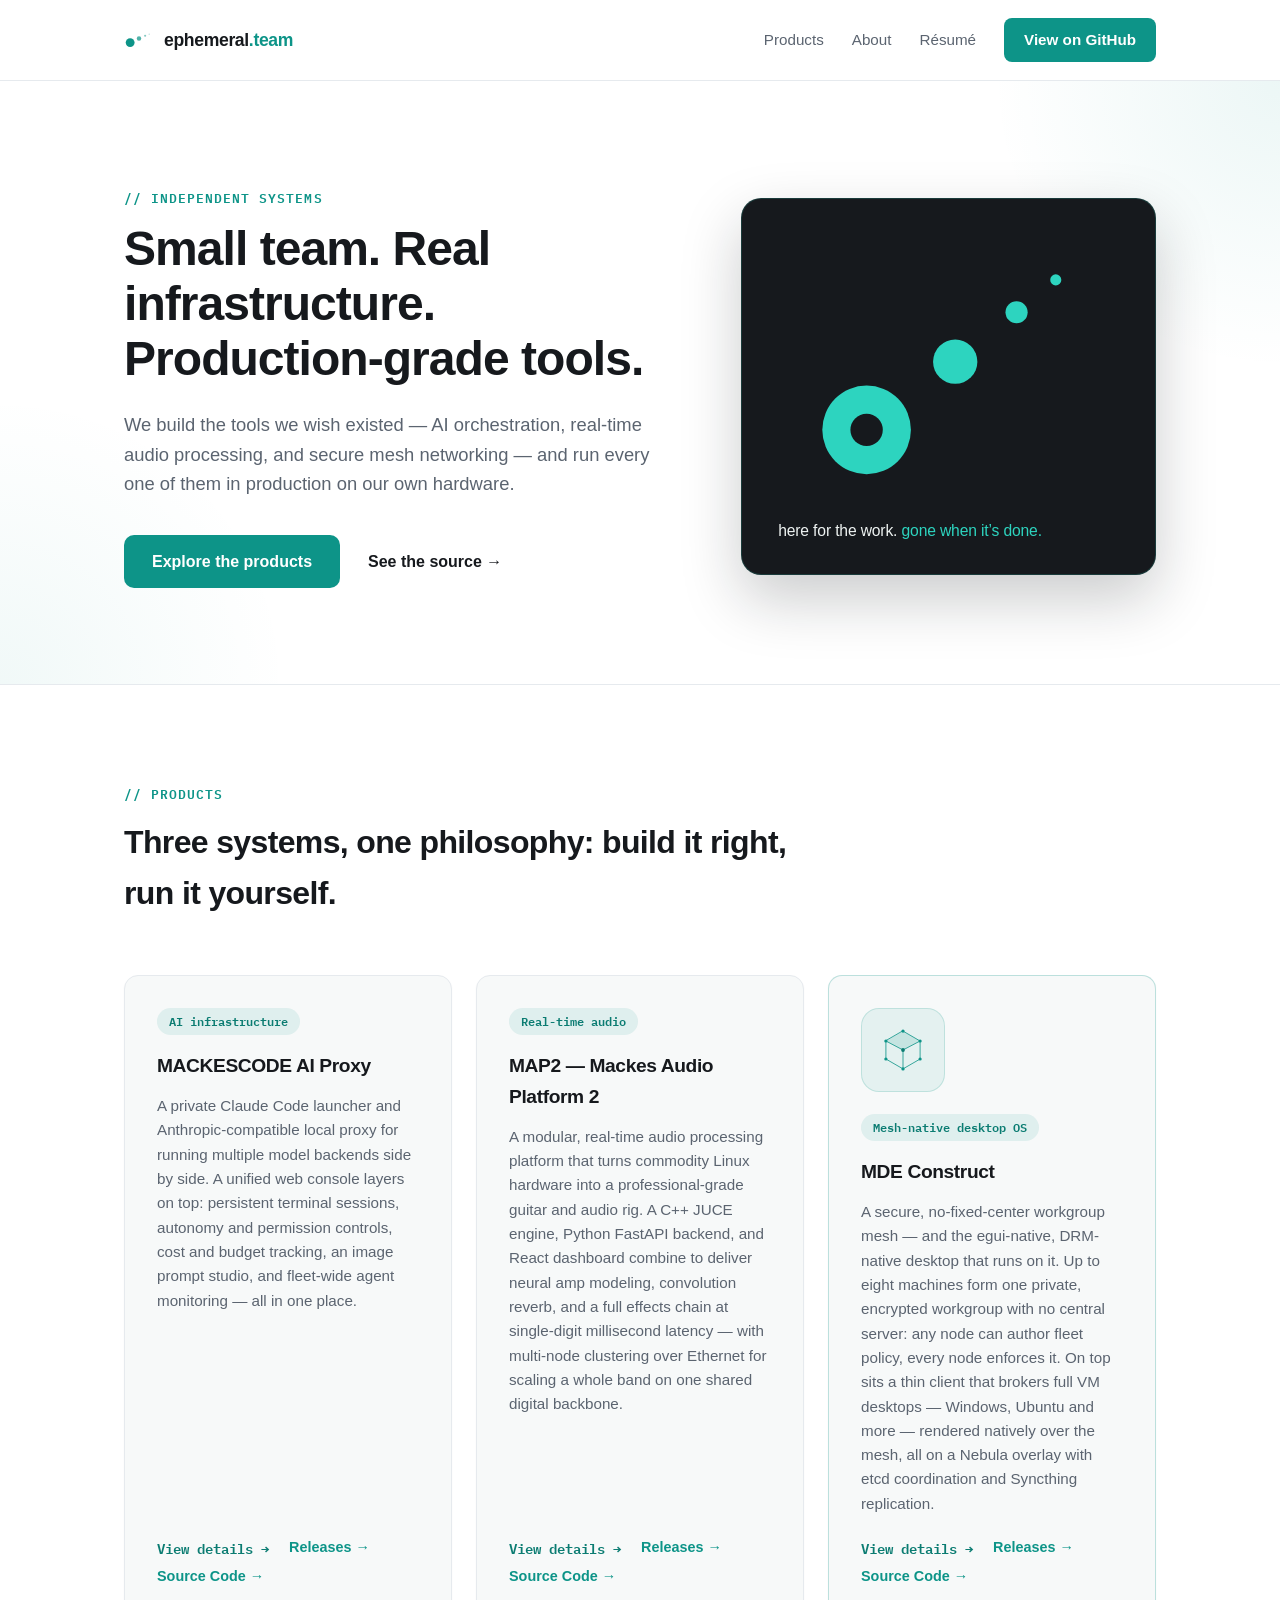
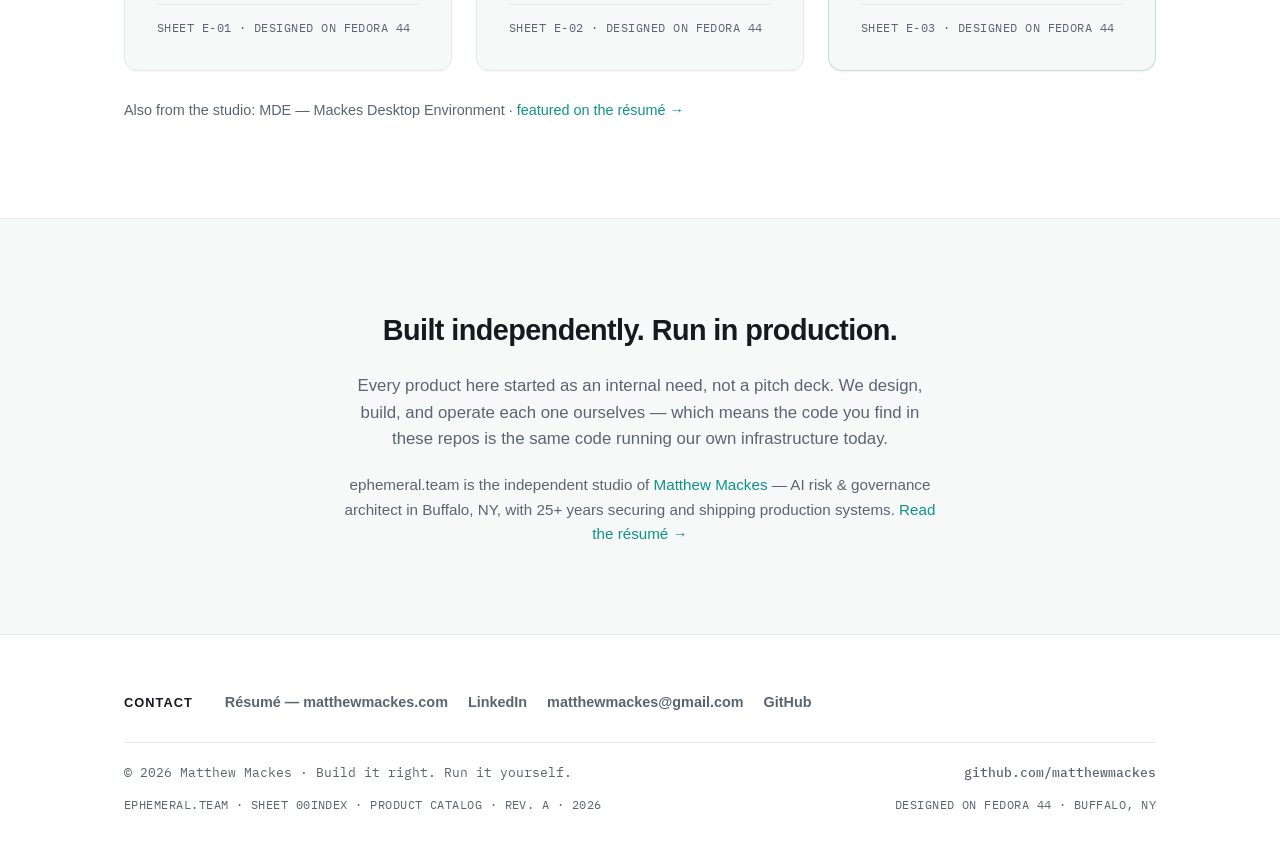
<file: index.html>
<!DOCTYPE html>
<html lang="en">
<head>
<meta charset="UTF-8">
<meta name="viewport" content="width=device-width, initial-scale=1.0">
<title>ephemeral.team</title>
<meta name="description" content="Independent systems studio of Matthew Mackes — AI infrastructure, real-time audio, and secure mesh networking, built and run in production.">
<meta name="theme-color" content="#ffffff">
<link rel="canonical" href="https://ephemeral.team/">
<link rel="icon" href="data:image/svg+xml,<svg xmlns='http://www.w3.org/2000/svg' viewBox='0 0 32 32'><rect width='32' height='32' rx='6' fill='%23ffffff' stroke='%23e6eaee' stroke-width='2'/><text x='16' y='23' font-family='monospace' font-size='17' font-weight='700' text-anchor='middle' fill='%230d9488'>//</text></svg>">
<meta property="og:type" content="website">
<meta property="og:site_name" content="ephemeral.team">
<meta property="og:title" content="ephemeral.team — Small team. Real infrastructure. Production-grade tools.">
<meta property="og:description" content="Independent systems studio of Matthew Mackes — AI infrastructure, real-time audio, and secure mesh networking.">
<meta property="og:url" content="https://ephemeral.team/">
<meta property="og:image" content="https://ephemeral.team/og-card.png">
<meta property="og:image:width" content="1200">
<meta property="og:image:height" content="630">
<meta property="og:image:alt" content="ephemeral.team — Small team. Real infrastructure. Production-grade tools.">
<meta name="twitter:card" content="summary_large_image">
<meta name="twitter:image" content="https://ephemeral.team/og-card.png">
<link rel="preconnect" href="https://fonts.googleapis.com">
<link rel="preconnect" href="https://fonts.gstatic.com" crossorigin>
<link href="https://fonts.googleapis.com/css2?family=IBM+Plex+Mono:wght@400;500;600&display=swap" rel="stylesheet">
<link rel="stylesheet" href="style.css">
<script type="application/ld+json">
{
  "@context": "https://schema.org",
  "@graph": [
    {
      "@type": "Organization",
      "@id": "https://ephemeral.team/#org",
      "name": "ephemeral.team",
      "url": "https://ephemeral.team/",
      "slogan": "Build it right. Run it yourself.",
      "founder": {
        "@type": "Person",
        "@id": "https://matthewmackes.com/#person",
        "name": "Matthew Mackes",
        "url": "https://matthewmackes.com/"
      },
      "sameAs": [
        "https://github.com/matthewmackes",
        "https://www.linkedin.com/in/matthewmackes/",
        "https://matthewmackes.com/"
      ]
    },
    {
      "@type": "SoftwareSourceCode",
      "@id": "https://ephemeral.team/#mackescode",
      "name": "MACKESCODE AI Proxy",
      "description": "Private Anthropic-compatible proxy and Claude Code launcher with a unified web console.",
      "url": "https://ephemeral.team/#mackescode",
      "codeRepository": "https://github.com/matthewmackes/MACKESCODE-AI-PROXY",
      "programmingLanguage": "Python",
      "operatingSystem": "Linux (Fedora 44)",
      "author": { "@id": "https://ephemeral.team/#org" }
    },
    {
      "@type": "SoftwareSourceCode",
      "@id": "https://ephemeral.team/#map2",
      "name": "MAP2 — Mackes Audio Platform 2",
      "description": "A modular, real-time audio processing platform that turns commodity Linux hardware into a professional-grade audio rig.",
      "url": "https://ephemeral.team/#map2",
      "codeRepository": "https://github.com/matthewmackes/map2-audio",
      "programmingLanguage": ["C++", "Python", "TypeScript"],
      "operatingSystem": "Linux (Fedora 44)",
      "author": { "@id": "https://ephemeral.team/#org" }
    },
    {
      "@type": "SoftwareSourceCode",
      "@id": "https://ephemeral.team/#magic-mesh",
      "name": "MDE Construct",
      "description": "A secure, no-fixed-center encrypted workgroup mesh and egui-native, DRM-native thin-client VDI desktop for stock Fedora — up to eight nodes, no central server.",
      "url": "https://ephemeral.team/#magic-mesh",
      "codeRepository": "https://github.com/matthewmackes/magic-mesh",
      "programmingLanguage": "Rust",
      "operatingSystem": "Linux (Fedora 44)",
      "author": { "@id": "https://ephemeral.team/#org" }
    }
  ]
}
</script>
</head>
<body>
<a class="skip-link" href="#main">Skip to content</a>
<header class="site-header">
  <div class="wrap">
    <span class="logo">
      <svg class="logo-mark" viewBox="0 0 44 26" fill="none" aria-hidden="true">
        <circle cx="9" cy="17" r="6.5" fill="currentColor"/>
        <circle cx="22" cy="11" r="3.25" fill="currentColor" opacity="0.72"/>
        <circle cx="31" cy="7" r="1.6" fill="currentColor" opacity="0.5"/>
        <circle cx="37" cy="4.6" r="1" fill="currentColor" opacity="0.32"/>
      </svg>
      <span class="logo-word">ephemeral<span class="accent">.team</span></span>
    </span>
    <nav>
      <a href="#products">Products</a>
      <a href="#about">About</a>
      <a href="https://matthewmackes.com/" rel="me">R&eacute;sum&eacute;</a>
      <a class="btn-cta" href="https://github.com/matthewmackes" target="_blank" rel="noopener">View on GitHub</a>
    </nav>
  </div>
</header>

<main id="main">
  <section class="hero">
    <div class="wrap hero-grid">
      <div class="hero-copy">
        <span class="eyebrow">Independent Systems</span>
        <h1>Small team. Real infrastructure. Production-grade tools.</h1>
        <p class="lede">
          We build the tools we wish existed — AI orchestration, real-time
          audio processing, and secure mesh networking — and run every one of
          them in production on our own hardware.
        </p>
        <div class="hero-actions">
          <a class="btn-cta btn-lg" href="#products">Explore the products</a>
          <a class="btn-text" href="https://github.com/matthewmackes" target="_blank" rel="noopener">See the source &rarr;</a>
        </div>
      </div>

      <aside class="hero-mark">
        <svg class="dissolve" viewBox="0 0 200 150" aria-hidden="true">
          <!-- evaporating ghosts — motion only, drift up the diagonal and fade -->
          <circle class="ghost g1" cx="70" cy="96" r="11"/>
          <circle class="ghost g2" cx="70" cy="96" r="11"/>
          <circle class="ghost g3" cx="70" cy="96" r="11"/>
          <!-- the mark: the dot of .team + three particles, each half the last -->
          <circle class="d-core" cx="52" cy="112" r="26"/>
          <circle class="d-hole" cx="52" cy="112" r="9.5"/>
          <circle class="d-particle" cx="104" cy="72" r="13"/>
          <circle class="d-particle" cx="140" cy="43" r="6.5"/>
          <circle class="d-particle" cx="163" cy="24" r="3.25"/>
        </svg>
        <p class="mark-tagline">here for the work. <span>gone when it&rsquo;s done.</span></p>
      </aside>
    </div>
  </section>

  <section id="products" class="products">
    <div class="wrap">
      <span class="eyebrow">Products</span>
      <h2>Three systems, one philosophy: build it right, run it yourself.</h2>

      <div class="card-grid">
        <article class="card" id="mackescode">
          <span class="tag">AI infrastructure</span>
          <h3>MACKESCODE AI Proxy</h3>
          <p>
            A private Claude Code launcher and Anthropic-compatible local
            proxy for running multiple model backends side by side. A
            unified web console layers on top: persistent terminal sessions,
            autonomy and permission controls, cost and budget tracking, an
            image prompt studio, and fleet-wide agent monitoring — all in
            one place.
          </p>
          <div class="card-links">
            <a class="card-detail" href="mackescode.html">View details &rarr;</a>
            <a class="card-link" href="https://github.com/matthewmackes/MACKESCODE-AI-PROXY/releases" target="_blank" rel="noopener">
              Releases &rarr;
            </a>
            <a class="card-link" href="https://github.com/matthewmackes/MACKESCODE-AI-PROXY" target="_blank" rel="noopener">
              Source Code &rarr;
            </a>
          </div>
          <span class="card-meta">Sheet E-01 &middot; Designed on Fedora&nbsp;44</span>
        </article>

        <article class="card" id="map2">
          <span class="tag">Real-time audio</span>
          <h3>MAP2 &mdash; Mackes Audio Platform 2</h3>
          <p>
            A modular, real-time audio processing platform that turns
            commodity Linux hardware into a professional-grade guitar and
            audio rig. A C++ JUCE engine, Python FastAPI backend, and React
            dashboard combine to deliver neural amp modeling, convolution
            reverb, and a full effects chain at single-digit millisecond
            latency — with multi-node clustering over Ethernet for scaling a
            whole band on one shared digital backbone.
          </p>
          <div class="card-links">
            <a class="card-detail" href="map2.html">View details &rarr;</a>
            <a class="card-link" href="https://github.com/matthewmackes/map2-audio/releases" target="_blank" rel="noopener">
              Releases &rarr;
            </a>
            <a class="card-link" href="https://github.com/matthewmackes/map2-audio" target="_blank" rel="noopener">
              Source Code &rarr;
            </a>
          </div>
          <span class="card-meta">Sheet E-02 &middot; Designed on Fedora&nbsp;44</span>
        </article>

        <article class="card card-featured" id="magic-mesh">
          <div class="card-emblem" aria-hidden="true">
            <svg viewBox="0 0 120 120" fill="none" xmlns="http://www.w3.org/2000/svg">
              <polygon points="60,18 98,40 60,60 22,40" fill="#0d9488" fill-opacity="0.14"/>
              <g stroke="#0d9488" stroke-width="1.8" stroke-linejoin="round" stroke-linecap="round">
                <path d="M60 18 L98 40 L98 80 L60 102 L22 80 L22 40 Z"/>
                <path d="M60 60 L22 40 M60 60 L98 40 M60 60 L60 102"/>
              </g>
              <g fill="#0d9488">
                <circle cx="60" cy="18" r="3.6"/>
                <circle cx="98" cy="40" r="3.6"/>
                <circle cx="98" cy="80" r="3.6"/>
                <circle cx="60" cy="102" r="3.6"/>
                <circle cx="22" cy="80" r="3.6"/>
                <circle cx="22" cy="40" r="3.6"/>
                <circle cx="60" cy="60" r="4.2" fill="#0b7c72"/>
              </g>
            </svg>
          </div>
          <span class="tag">Mesh-native desktop OS</span>
          <h3>MDE Construct</h3>
          <p>
            A secure, no-fixed-center workgroup mesh &mdash; and the
            egui-native, DRM-native desktop that runs on it. Up to eight
            machines form one private, encrypted workgroup with no central
            server: any node can author fleet policy, every node enforces it.
            On top sits a thin client that brokers full VM desktops &mdash;
            Windows, Ubuntu and more &mdash; rendered natively over the mesh,
            all on a Nebula overlay with etcd coordination and Syncthing
            replication.
          </p>
          <div class="card-links">
            <a class="card-detail" href="mde-construct.html">View details &rarr;</a>
            <a class="card-link" href="https://github.com/matthewmackes/magic-mesh/releases" target="_blank" rel="noopener">
              Releases &rarr;
            </a>
            <a class="card-link" href="https://github.com/matthewmackes/magic-mesh" target="_blank" rel="noopener">
              Source Code &rarr;
            </a>
          </div>
          <span class="card-meta">Sheet E-03 &middot; Designed on Fedora&nbsp;44</span>
        </article>
      </div>

      <p class="studio-note">
        Also from the studio: MDE &mdash; Mackes Desktop Environment &middot;
        <a href="https://matthewmackes.com/#mde">featured on the r&eacute;sum&eacute; &rarr;</a>
      </p>
    </div>
  </section>

  <section id="about" class="about">
    <div class="wrap about-inner">
      <h2>Built independently. Run in production.</h2>
      <p>
        Every product here started as an internal need, not a pitch deck.
        We design, build, and operate each one ourselves — which means the
        code you find in these repos is the same code running our own
        infrastructure today.
      </p>
      <p class="about-founder">
        ephemeral.team is the independent studio of
        <a href="https://matthewmackes.com/" rel="me">Matthew Mackes</a> &mdash;
        AI risk &amp; governance architect in Buffalo, NY, with 25+ years
        securing and shipping production systems.
        <a href="https://matthewmackes.com/">Read the r&eacute;sum&eacute; &rarr;</a>
      </p>
    </div>
  </section>
</main>

<footer class="site-footer">
  <div class="wrap">
    <div class="footer-contact">
      <span class="footer-heading">Contact</span>
      <div class="footer-links">
        <a href="https://matthewmackes.com" target="_blank" rel="me noopener">R&eacute;sum&eacute; &mdash; matthewmackes.com</a>
        <a href="https://www.linkedin.com/in/matthewmackes/" target="_blank" rel="noopener">LinkedIn</a>
        <a href="mailto:matthewmackes@gmail.com">matthewmackes@gmail.com</a>
        <a href="https://github.com/matthewmackes" target="_blank" rel="noopener">GitHub</a>
      </div>
    </div>
    <div class="footer-bottom">
      <span>&copy; 2026 Matthew Mackes &middot; Build it right. Run it yourself.</span>
      <a href="https://github.com/matthewmackes" target="_blank" rel="noopener">github.com/matthewmackes</a>
    </div>
    <div class="footer-register">
      <span>EPHEMERAL.TEAM &middot; SHEET 00INDEX &middot; PRODUCT CATALOG &middot; REV. A &middot; 2026</span>
      <span>DESIGNED ON FEDORA 44 &middot; BUFFALO, NY</span>
    </div>
  </div>
</footer>
</body>
</html>
</file>
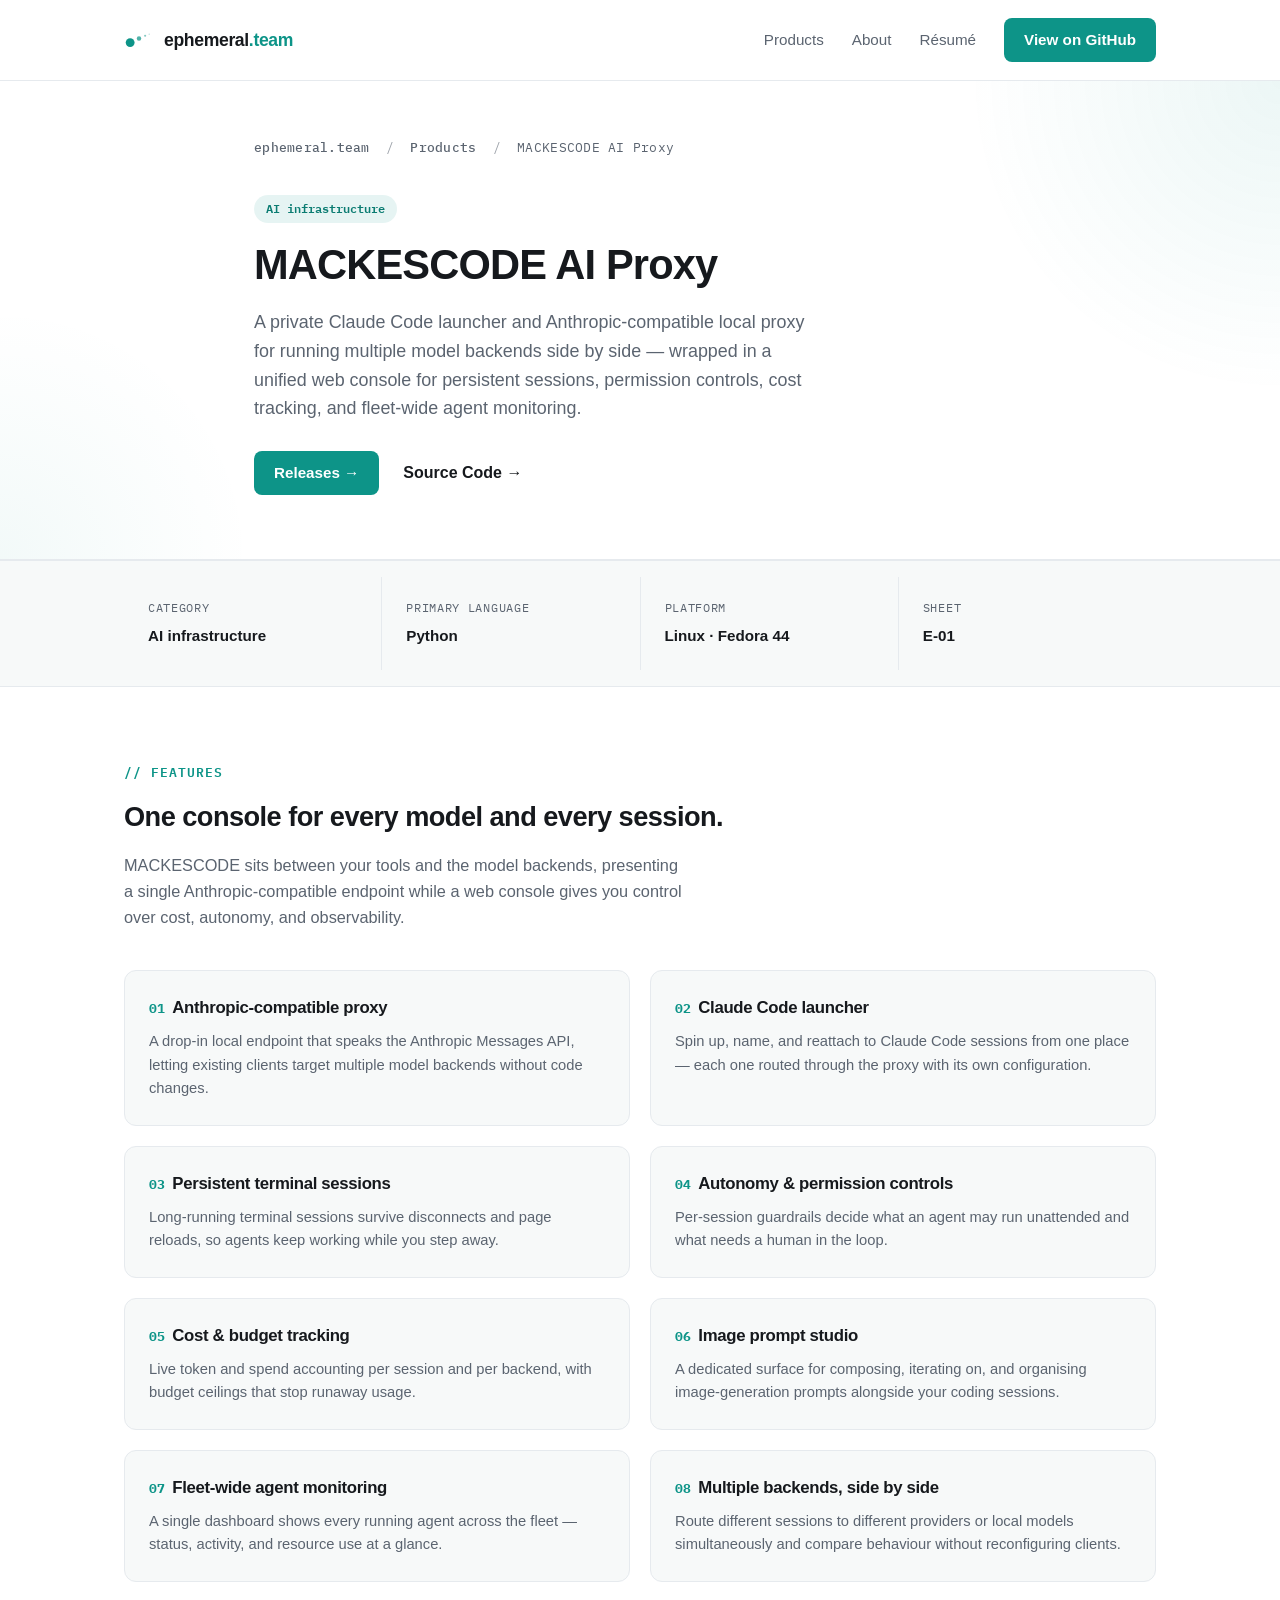
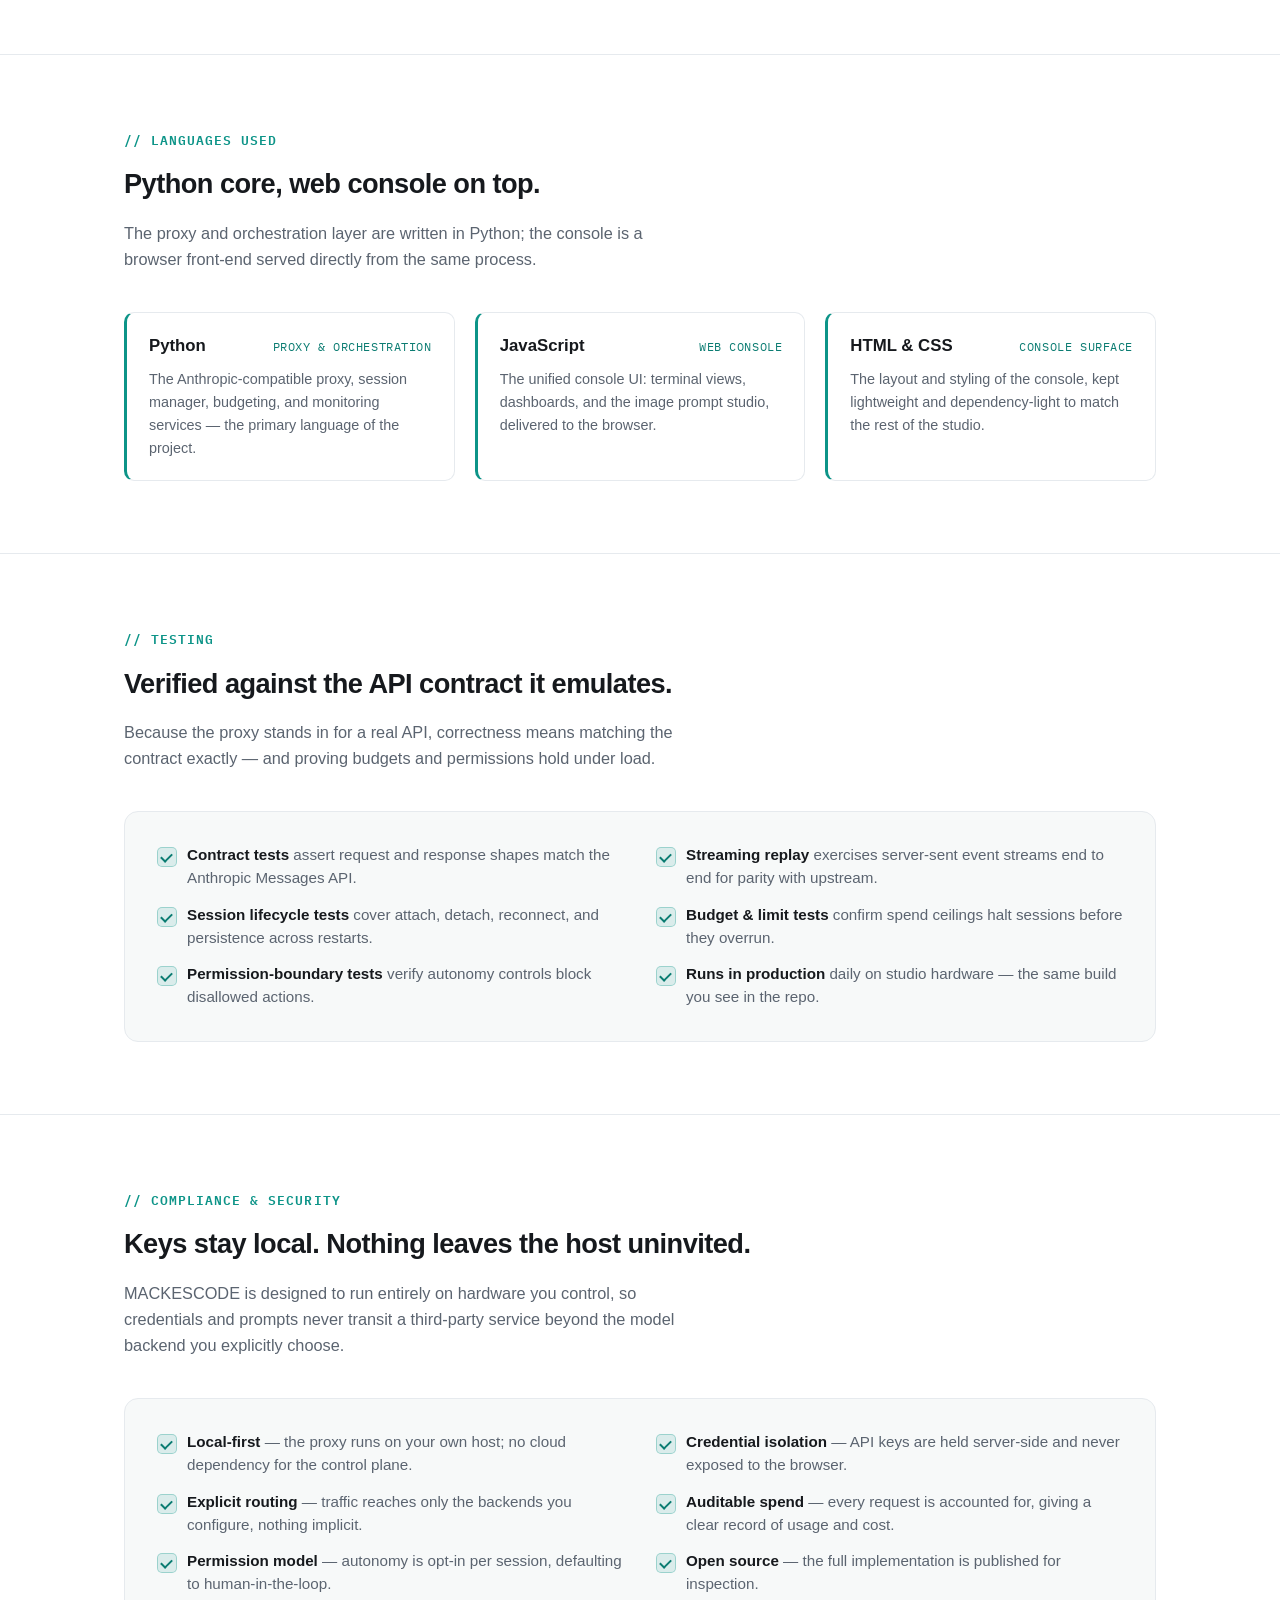
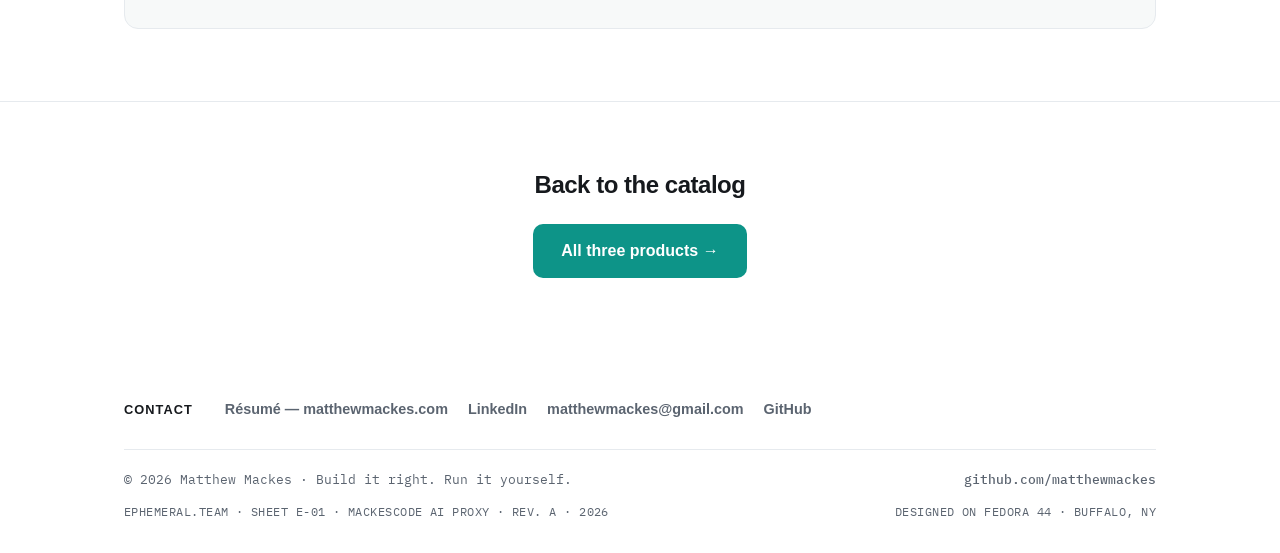
<file: mackescode.html>
<!DOCTYPE html>
<html lang="en">
<head>
<meta charset="UTF-8">
<meta name="viewport" content="width=device-width, initial-scale=1.0">
<title>MACKESCODE AI Proxy — ephemeral.team</title>
<meta name="description" content="MACKESCODE AI Proxy — a private Anthropic-compatible local proxy and Claude Code launcher with a unified web console. Features, languages, testing, and compliance.">
<meta name="theme-color" content="#ffffff">
<link rel="canonical" href="https://ephemeral.team/mackescode.html">
<link rel="icon" href="data:image/svg+xml,<svg xmlns='http://www.w3.org/2000/svg' viewBox='0 0 32 32'><rect width='32' height='32' rx='6' fill='%23ffffff' stroke='%23e6eaee' stroke-width='2'/><text x='16' y='23' font-family='monospace' font-size='17' font-weight='700' text-anchor='middle' fill='%230d9488'>//</text></svg>">
<meta property="og:type" content="article">
<meta property="og:site_name" content="ephemeral.team">
<meta property="og:title" content="MACKESCODE AI Proxy — ephemeral.team">
<meta property="og:description" content="A private Anthropic-compatible local proxy and Claude Code launcher with a unified web console.">
<meta property="og:url" content="https://ephemeral.team/mackescode.html">
<meta property="og:image" content="https://ephemeral.team/og-card.png">
<meta name="twitter:card" content="summary_large_image">
<meta name="twitter:image" content="https://ephemeral.team/og-card.png">
<link rel="preconnect" href="https://fonts.googleapis.com">
<link rel="preconnect" href="https://fonts.gstatic.com" crossorigin>
<link href="https://fonts.googleapis.com/css2?family=IBM+Plex+Mono:wght@400;500;600&display=swap" rel="stylesheet">
<link rel="stylesheet" href="style.css">
<script type="application/ld+json">
{
  "@context": "https://schema.org",
  "@type": "SoftwareSourceCode",
  "@id": "https://ephemeral.team/#mackescode",
  "name": "MACKESCODE AI Proxy",
  "description": "Private Anthropic-compatible proxy and Claude Code launcher with a unified web console.",
  "url": "https://ephemeral.team/mackescode.html",
  "codeRepository": "https://github.com/matthewmackes/MACKESCODE-AI-PROXY",
  "programmingLanguage": "Python",
  "operatingSystem": "Linux (Fedora 44)",
  "author": { "@id": "https://ephemeral.team/#org" }
}
</script>
</head>
<body>
<a class="skip-link" href="#main">Skip to content</a>
<header class="site-header">
  <div class="wrap">
    <a class="logo" href="index.html" style="text-decoration:none"><svg class="logo-mark" viewBox="0 0 44 26" fill="none" aria-hidden="true"><circle cx="9" cy="17" r="6.5" fill="currentColor"/><circle cx="22" cy="11" r="3.25" fill="currentColor" opacity="0.72"/><circle cx="31" cy="7" r="1.6" fill="currentColor" opacity="0.5"/><circle cx="37" cy="4.6" r="1" fill="currentColor" opacity="0.32"/></svg><span class="logo-word">ephemeral<span class="accent">.team</span></span></a>
    <nav>
      <a href="index.html#products">Products</a>
      <a href="index.html#about">About</a>
      <a href="https://matthewmackes.com/" rel="me">R&eacute;sum&eacute;</a>
      <a class="btn-cta" href="https://github.com/matthewmackes/MACKESCODE-AI-PROXY" target="_blank" rel="noopener">View on GitHub</a>
    </nav>
  </div>
</header>

<main id="main">
  <section class="subhero">
    <div class="wrap subhero-inner">
      <p class="breadcrumb">
        <a href="index.html">ephemeral.team</a>
        <span class="sep">/</span>
        <a href="index.html#products">Products</a>
        <span class="sep">/</span>
        MACKESCODE AI Proxy
      </p>
      <span class="tag">AI infrastructure</span>
      <h1>MACKESCODE AI Proxy</h1>
      <p class="lede">
        A private Claude Code launcher and Anthropic-compatible local proxy
        for running multiple model backends side by side &mdash; wrapped in a
        unified web console for persistent sessions, permission controls,
        cost tracking, and fleet-wide agent monitoring.
      </p>
      <div class="subhero-actions">
        <a class="btn-cta" href="https://github.com/matthewmackes/MACKESCODE-AI-PROXY/releases" target="_blank" rel="noopener">Releases &rarr;</a>
        <a class="btn-text" href="https://github.com/matthewmackes/MACKESCODE-AI-PROXY" target="_blank" rel="noopener">Source Code &rarr;</a>
      </div>
    </div>
  </section>

  <section class="spec-strip" aria-label="Project specifications">
    <div class="wrap">
      <dl class="spec-grid">
        <div class="spec-item"><dt>Category</dt><dd>AI infrastructure</dd></div>
        <div class="spec-item"><dt>Primary language</dt><dd>Python</dd></div>
        <div class="spec-item"><dt>Platform</dt><dd>Linux &middot; Fedora&nbsp;44</dd></div>
        <div class="spec-item"><dt>Sheet</dt><dd>E-01</dd></div>
      </dl>
    </div>
  </section>

  <section class="subsection">
    <div class="wrap">
      <span class="eyebrow">Features</span>
      <h2>One console for every model and every session.</h2>
      <p class="section-lede">
        MACKESCODE sits between your tools and the model backends, presenting
        a single Anthropic-compatible endpoint while a web console gives you
        control over cost, autonomy, and observability.
      </p>
      <div class="feature-grid">
        <div class="feature">
          <h3><span class="idx">01</span>Anthropic-compatible proxy</h3>
          <p>A drop-in local endpoint that speaks the Anthropic Messages API, letting existing clients target multiple model backends without code changes.</p>
        </div>
        <div class="feature">
          <h3><span class="idx">02</span>Claude Code launcher</h3>
          <p>Spin up, name, and reattach to Claude Code sessions from one place &mdash; each one routed through the proxy with its own configuration.</p>
        </div>
        <div class="feature">
          <h3><span class="idx">03</span>Persistent terminal sessions</h3>
          <p>Long-running terminal sessions survive disconnects and page reloads, so agents keep working while you step away.</p>
        </div>
        <div class="feature">
          <h3><span class="idx">04</span>Autonomy &amp; permission controls</h3>
          <p>Per-session guardrails decide what an agent may run unattended and what needs a human in the loop.</p>
        </div>
        <div class="feature">
          <h3><span class="idx">05</span>Cost &amp; budget tracking</h3>
          <p>Live token and spend accounting per session and per backend, with budget ceilings that stop runaway usage.</p>
        </div>
        <div class="feature">
          <h3><span class="idx">06</span>Image prompt studio</h3>
          <p>A dedicated surface for composing, iterating on, and organising image-generation prompts alongside your coding sessions.</p>
        </div>
        <div class="feature">
          <h3><span class="idx">07</span>Fleet-wide agent monitoring</h3>
          <p>A single dashboard shows every running agent across the fleet &mdash; status, activity, and resource use at a glance.</p>
        </div>
        <div class="feature">
          <h3><span class="idx">08</span>Multiple backends, side by side</h3>
          <p>Route different sessions to different providers or local models simultaneously and compare behaviour without reconfiguring clients.</p>
        </div>
      </div>
    </div>
  </section>

  <section class="subsection">
    <div class="wrap">
      <span class="eyebrow">Languages used</span>
      <h2>Python core, web console on top.</h2>
      <p class="section-lede">
        The proxy and orchestration layer are written in Python; the console
        is a browser front-end served directly from the same process.
      </p>
      <div class="lang-list">
        <div class="lang">
          <div class="lang-name"><strong>Python</strong><span class="lang-role">Proxy &amp; orchestration</span></div>
          <p>The Anthropic-compatible proxy, session manager, budgeting, and monitoring services &mdash; the primary language of the project.</p>
        </div>
        <div class="lang">
          <div class="lang-name"><strong>JavaScript</strong><span class="lang-role">Web console</span></div>
          <p>The unified console UI: terminal views, dashboards, and the image prompt studio, delivered to the browser.</p>
        </div>
        <div class="lang">
          <div class="lang-name"><strong>HTML &amp; CSS</strong><span class="lang-role">Console surface</span></div>
          <p>The layout and styling of the console, kept lightweight and dependency-light to match the rest of the studio.</p>
        </div>
      </div>
    </div>
  </section>

  <section class="subsection">
    <div class="wrap">
      <span class="eyebrow">Testing</span>
      <h2>Verified against the API contract it emulates.</h2>
      <p class="section-lede">
        Because the proxy stands in for a real API, correctness means matching
        the contract exactly &mdash; and proving budgets and permissions hold
        under load.
      </p>
      <div class="panel">
        <ul class="checklist">
          <li><strong>Contract tests</strong> assert request and response shapes match the Anthropic Messages API.</li>
          <li><strong>Streaming replay</strong> exercises server-sent event streams end to end for parity with upstream.</li>
          <li><strong>Session lifecycle tests</strong> cover attach, detach, reconnect, and persistence across restarts.</li>
          <li><strong>Budget &amp; limit tests</strong> confirm spend ceilings halt sessions before they overrun.</li>
          <li><strong>Permission-boundary tests</strong> verify autonomy controls block disallowed actions.</li>
          <li><strong>Runs in production</strong> daily on studio hardware &mdash; the same build you see in the repo.</li>
        </ul>
      </div>
    </div>
  </section>

  <section class="subsection">
    <div class="wrap">
      <span class="eyebrow">Compliance &amp; security</span>
      <h2>Keys stay local. Nothing leaves the host uninvited.</h2>
      <p class="section-lede">
        MACKESCODE is designed to run entirely on hardware you control, so
        credentials and prompts never transit a third-party service beyond the
        model backend you explicitly choose.
      </p>
      <div class="panel">
        <ul class="checklist">
          <li><strong>Local-first</strong> &mdash; the proxy runs on your own host; no cloud dependency for the control plane.</li>
          <li><strong>Credential isolation</strong> &mdash; API keys are held server-side and never exposed to the browser.</li>
          <li><strong>Explicit routing</strong> &mdash; traffic reaches only the backends you configure, nothing implicit.</li>
          <li><strong>Auditable spend</strong> &mdash; every request is accounted for, giving a clear record of usage and cost.</li>
          <li><strong>Permission model</strong> &mdash; autonomy is opt-in per session, defaulting to human-in-the-loop.</li>
          <li><strong>Open source</strong> &mdash; the full implementation is published for inspection.</li>
        </ul>
      </div>
    </div>
  </section>

  <section class="subpage-cta">
    <h2>Back to the catalog</h2>
    <a class="btn-cta btn-lg" href="index.html#products">All three products &rarr;</a>
  </section>
</main>

<footer class="site-footer">
  <div class="wrap">
    <div class="footer-contact">
      <span class="footer-heading">Contact</span>
      <div class="footer-links">
        <a href="https://matthewmackes.com" target="_blank" rel="me noopener">R&eacute;sum&eacute; &mdash; matthewmackes.com</a>
        <a href="https://www.linkedin.com/in/matthewmackes/" target="_blank" rel="noopener">LinkedIn</a>
        <a href="mailto:matthewmackes@gmail.com">matthewmackes@gmail.com</a>
        <a href="https://github.com/matthewmackes" target="_blank" rel="noopener">GitHub</a>
      </div>
    </div>
    <div class="footer-bottom">
      <span>&copy; 2026 Matthew Mackes &middot; Build it right. Run it yourself.</span>
      <a href="https://github.com/matthewmackes" target="_blank" rel="noopener">github.com/matthewmackes</a>
    </div>
    <div class="footer-register">
      <span>EPHEMERAL.TEAM &middot; SHEET E-01 &middot; MACKESCODE AI PROXY &middot; REV. A &middot; 2026</span>
      <span>DESIGNED ON FEDORA 44 &middot; BUFFALO, NY</span>
    </div>
  </div>
</footer>
</body>
</html>
</file>
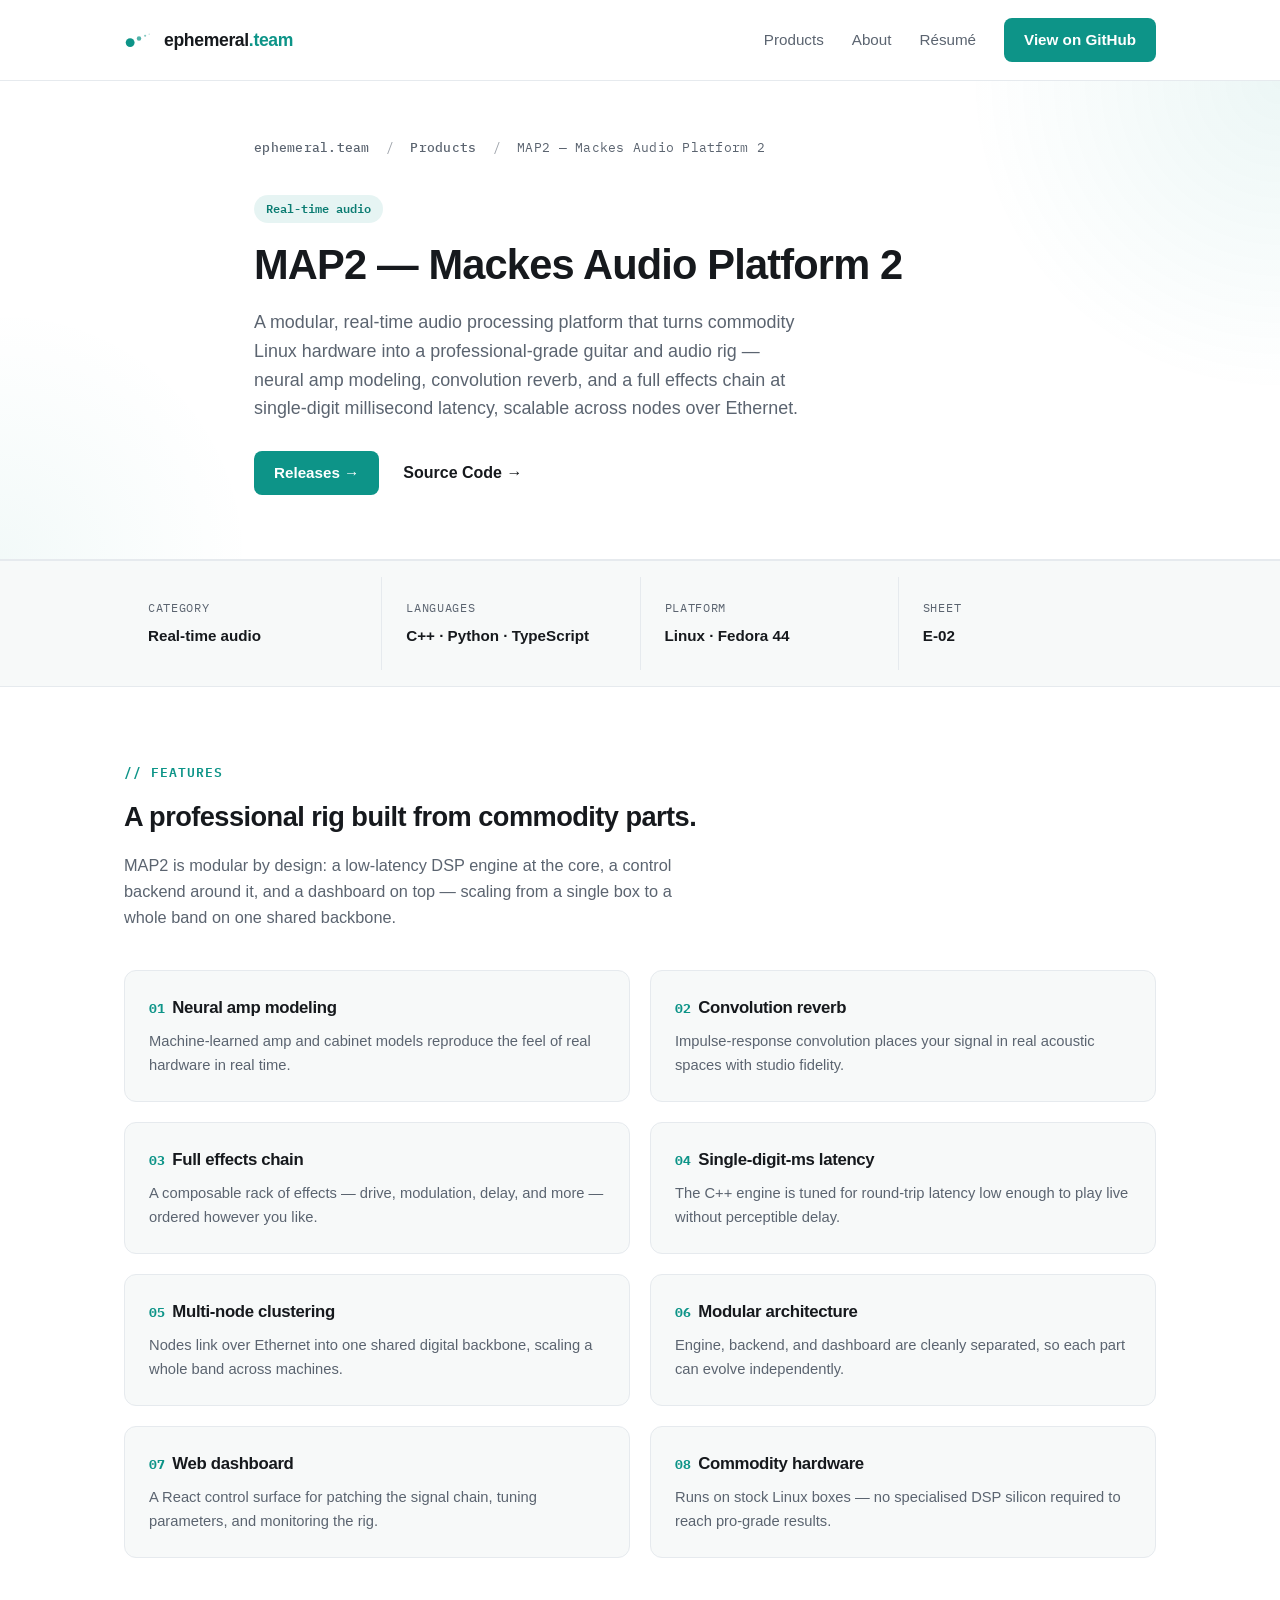
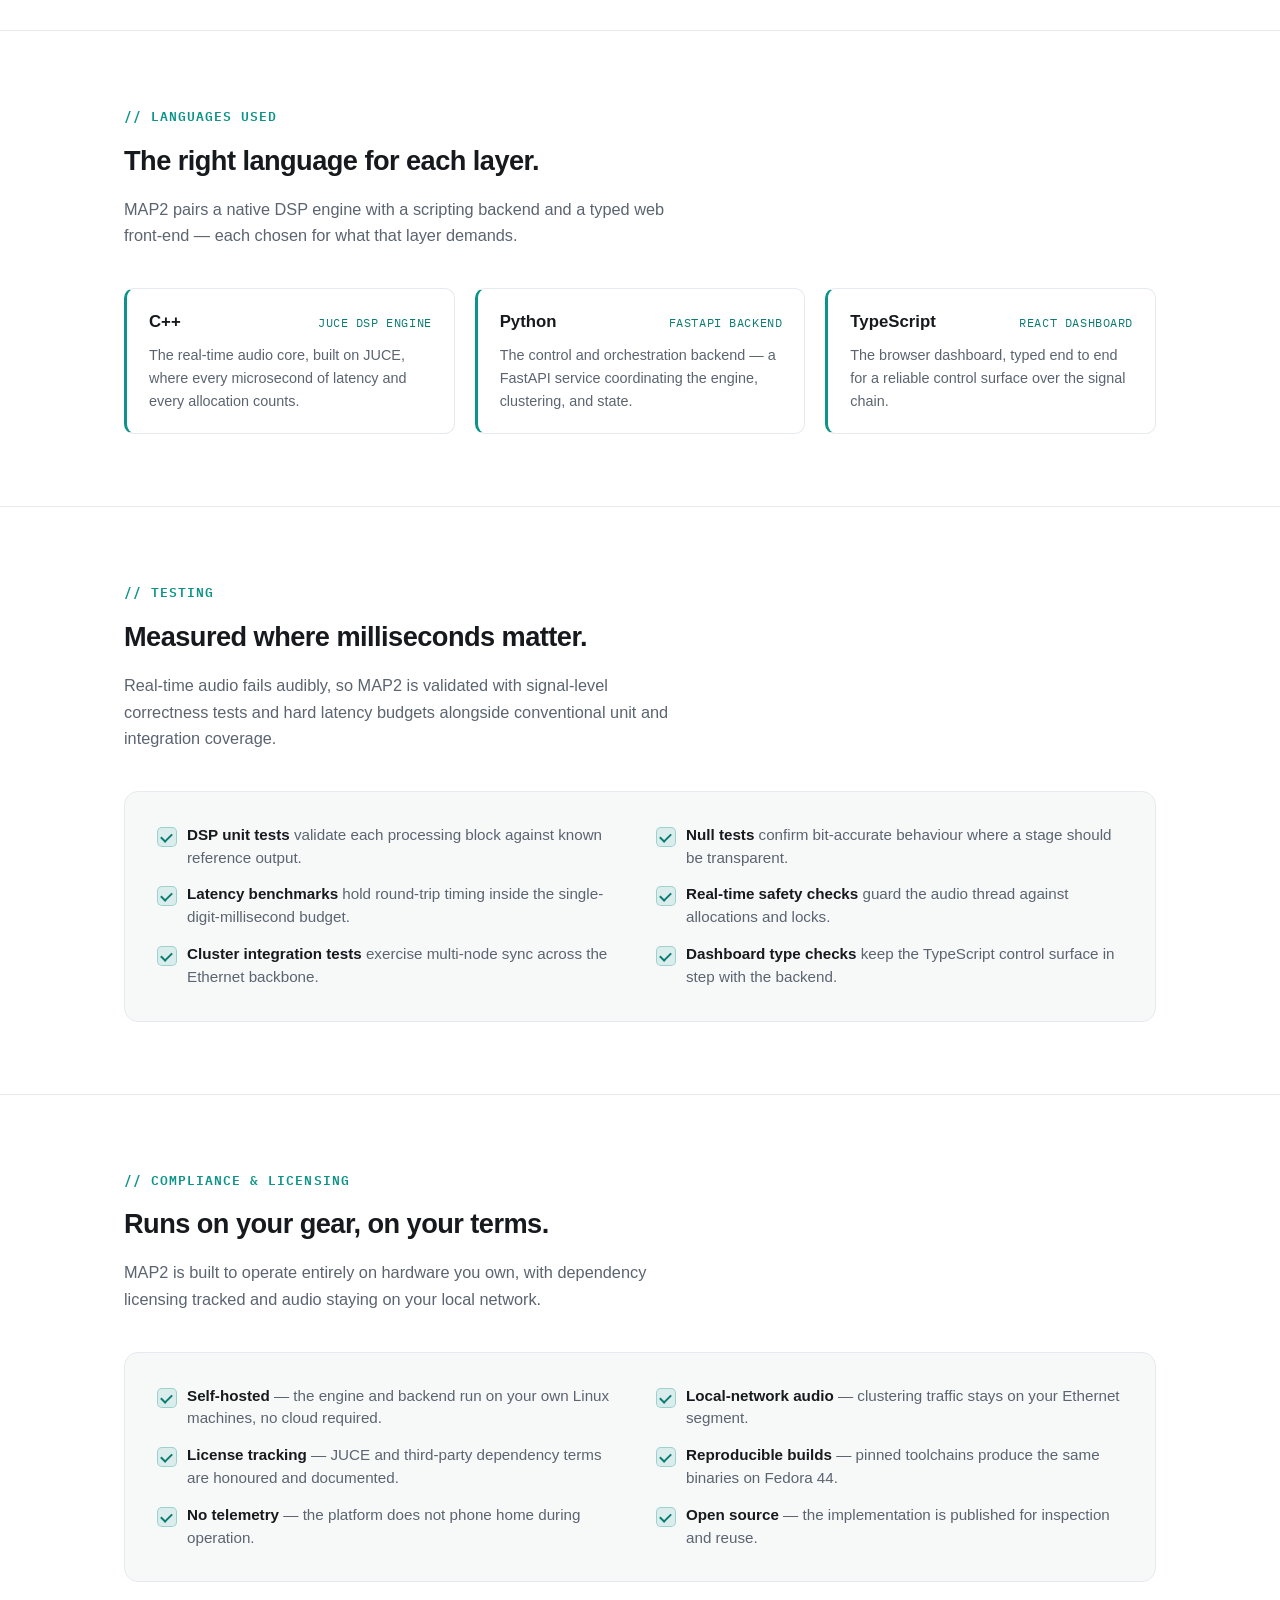
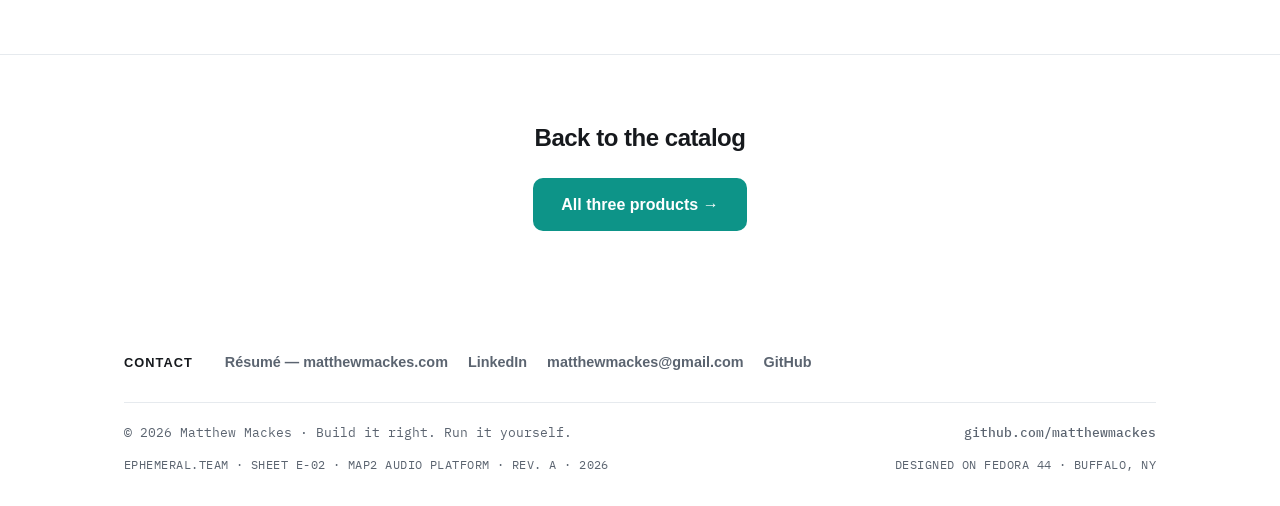
<file: map2.html>
<!DOCTYPE html>
<html lang="en">
<head>
<meta charset="UTF-8">
<meta name="viewport" content="width=device-width, initial-scale=1.0">
<title>MAP2 — Mackes Audio Platform 2 — ephemeral.team</title>
<meta name="description" content="MAP2 — a modular, real-time audio processing platform that turns commodity Linux hardware into a professional-grade rig. Features, languages, testing, and compliance.">
<meta name="theme-color" content="#ffffff">
<link rel="canonical" href="https://ephemeral.team/map2.html">
<link rel="icon" href="data:image/svg+xml,<svg xmlns='http://www.w3.org/2000/svg' viewBox='0 0 32 32'><rect width='32' height='32' rx='6' fill='%23ffffff' stroke='%23e6eaee' stroke-width='2'/><text x='16' y='23' font-family='monospace' font-size='17' font-weight='700' text-anchor='middle' fill='%230d9488'>//</text></svg>">
<meta property="og:type" content="article">
<meta property="og:site_name" content="ephemeral.team">
<meta property="og:title" content="MAP2 — Mackes Audio Platform 2 — ephemeral.team">
<meta property="og:description" content="A modular, real-time audio processing platform that turns commodity Linux hardware into a professional-grade audio rig.">
<meta property="og:url" content="https://ephemeral.team/map2.html">
<meta property="og:image" content="https://ephemeral.team/og-card.png">
<meta name="twitter:card" content="summary_large_image">
<meta name="twitter:image" content="https://ephemeral.team/og-card.png">
<link rel="preconnect" href="https://fonts.googleapis.com">
<link rel="preconnect" href="https://fonts.gstatic.com" crossorigin>
<link href="https://fonts.googleapis.com/css2?family=IBM+Plex+Mono:wght@400;500;600&display=swap" rel="stylesheet">
<link rel="stylesheet" href="style.css">
<script type="application/ld+json">
{
  "@context": "https://schema.org",
  "@type": "SoftwareSourceCode",
  "@id": "https://ephemeral.team/#map2",
  "name": "MAP2 — Mackes Audio Platform 2",
  "description": "A modular, real-time audio processing platform that turns commodity Linux hardware into a professional-grade audio rig.",
  "url": "https://ephemeral.team/map2.html",
  "codeRepository": "https://github.com/matthewmackes/map2-audio",
  "programmingLanguage": ["C++", "Python", "TypeScript"],
  "operatingSystem": "Linux (Fedora 44)",
  "author": { "@id": "https://ephemeral.team/#org" }
}
</script>
</head>
<body>
<a class="skip-link" href="#main">Skip to content</a>
<header class="site-header">
  <div class="wrap">
    <a class="logo" href="index.html" style="text-decoration:none"><svg class="logo-mark" viewBox="0 0 44 26" fill="none" aria-hidden="true"><circle cx="9" cy="17" r="6.5" fill="currentColor"/><circle cx="22" cy="11" r="3.25" fill="currentColor" opacity="0.72"/><circle cx="31" cy="7" r="1.6" fill="currentColor" opacity="0.5"/><circle cx="37" cy="4.6" r="1" fill="currentColor" opacity="0.32"/></svg><span class="logo-word">ephemeral<span class="accent">.team</span></span></a>
    <nav>
      <a href="index.html#products">Products</a>
      <a href="index.html#about">About</a>
      <a href="https://matthewmackes.com/" rel="me">R&eacute;sum&eacute;</a>
      <a class="btn-cta" href="https://github.com/matthewmackes/map2-audio" target="_blank" rel="noopener">View on GitHub</a>
    </nav>
  </div>
</header>

<main id="main">
  <section class="subhero">
    <div class="wrap subhero-inner">
      <p class="breadcrumb">
        <a href="index.html">ephemeral.team</a>
        <span class="sep">/</span>
        <a href="index.html#products">Products</a>
        <span class="sep">/</span>
        MAP2 &mdash; Mackes Audio Platform 2
      </p>
      <span class="tag">Real-time audio</span>
      <h1>MAP2 &mdash; Mackes Audio Platform 2</h1>
      <p class="lede">
        A modular, real-time audio processing platform that turns commodity
        Linux hardware into a professional-grade guitar and audio rig &mdash;
        neural amp modeling, convolution reverb, and a full effects chain at
        single-digit millisecond latency, scalable across nodes over Ethernet.
      </p>
      <div class="subhero-actions">
        <a class="btn-cta" href="https://github.com/matthewmackes/map2-audio/releases" target="_blank" rel="noopener">Releases &rarr;</a>
        <a class="btn-text" href="https://github.com/matthewmackes/map2-audio" target="_blank" rel="noopener">Source Code &rarr;</a>
      </div>
    </div>
  </section>

  <section class="spec-strip" aria-label="Project specifications">
    <div class="wrap">
      <dl class="spec-grid">
        <div class="spec-item"><dt>Category</dt><dd>Real-time audio</dd></div>
        <div class="spec-item"><dt>Languages</dt><dd>C++ &middot; Python &middot; TypeScript</dd></div>
        <div class="spec-item"><dt>Platform</dt><dd>Linux &middot; Fedora&nbsp;44</dd></div>
        <div class="spec-item"><dt>Sheet</dt><dd>E-02</dd></div>
      </dl>
    </div>
  </section>

  <section class="subsection">
    <div class="wrap">
      <span class="eyebrow">Features</span>
      <h2>A professional rig built from commodity parts.</h2>
      <p class="section-lede">
        MAP2 is modular by design: a low-latency DSP engine at the core, a
        control backend around it, and a dashboard on top &mdash; scaling from
        a single box to a whole band on one shared backbone.
      </p>
      <div class="feature-grid">
        <div class="feature">
          <h3><span class="idx">01</span>Neural amp modeling</h3>
          <p>Machine-learned amp and cabinet models reproduce the feel of real hardware in real time.</p>
        </div>
        <div class="feature">
          <h3><span class="idx">02</span>Convolution reverb</h3>
          <p>Impulse-response convolution places your signal in real acoustic spaces with studio fidelity.</p>
        </div>
        <div class="feature">
          <h3><span class="idx">03</span>Full effects chain</h3>
          <p>A composable rack of effects &mdash; drive, modulation, delay, and more &mdash; ordered however you like.</p>
        </div>
        <div class="feature">
          <h3><span class="idx">04</span>Single-digit-ms latency</h3>
          <p>The C++ engine is tuned for round-trip latency low enough to play live without perceptible delay.</p>
        </div>
        <div class="feature">
          <h3><span class="idx">05</span>Multi-node clustering</h3>
          <p>Nodes link over Ethernet into one shared digital backbone, scaling a whole band across machines.</p>
        </div>
        <div class="feature">
          <h3><span class="idx">06</span>Modular architecture</h3>
          <p>Engine, backend, and dashboard are cleanly separated, so each part can evolve independently.</p>
        </div>
        <div class="feature">
          <h3><span class="idx">07</span>Web dashboard</h3>
          <p>A React control surface for patching the signal chain, tuning parameters, and monitoring the rig.</p>
        </div>
        <div class="feature">
          <h3><span class="idx">08</span>Commodity hardware</h3>
          <p>Runs on stock Linux boxes &mdash; no specialised DSP silicon required to reach pro-grade results.</p>
        </div>
      </div>
    </div>
  </section>

  <section class="subsection">
    <div class="wrap">
      <span class="eyebrow">Languages used</span>
      <h2>The right language for each layer.</h2>
      <p class="section-lede">
        MAP2 pairs a native DSP engine with a scripting backend and a typed
        web front-end &mdash; each chosen for what that layer demands.
      </p>
      <div class="lang-list">
        <div class="lang">
          <div class="lang-name"><strong>C++</strong><span class="lang-role">JUCE DSP engine</span></div>
          <p>The real-time audio core, built on JUCE, where every microsecond of latency and every allocation counts.</p>
        </div>
        <div class="lang">
          <div class="lang-name"><strong>Python</strong><span class="lang-role">FastAPI backend</span></div>
          <p>The control and orchestration backend &mdash; a FastAPI service coordinating the engine, clustering, and state.</p>
        </div>
        <div class="lang">
          <div class="lang-name"><strong>TypeScript</strong><span class="lang-role">React dashboard</span></div>
          <p>The browser dashboard, typed end to end for a reliable control surface over the signal chain.</p>
        </div>
      </div>
    </div>
  </section>

  <section class="subsection">
    <div class="wrap">
      <span class="eyebrow">Testing</span>
      <h2>Measured where milliseconds matter.</h2>
      <p class="section-lede">
        Real-time audio fails audibly, so MAP2 is validated with signal-level
        correctness tests and hard latency budgets alongside conventional
        unit and integration coverage.
      </p>
      <div class="panel">
        <ul class="checklist">
          <li><strong>DSP unit tests</strong> validate each processing block against known reference output.</li>
          <li><strong>Null tests</strong> confirm bit-accurate behaviour where a stage should be transparent.</li>
          <li><strong>Latency benchmarks</strong> hold round-trip timing inside the single-digit-millisecond budget.</li>
          <li><strong>Real-time safety checks</strong> guard the audio thread against allocations and locks.</li>
          <li><strong>Cluster integration tests</strong> exercise multi-node sync across the Ethernet backbone.</li>
          <li><strong>Dashboard type checks</strong> keep the TypeScript control surface in step with the backend.</li>
        </ul>
      </div>
    </div>
  </section>

  <section class="subsection">
    <div class="wrap">
      <span class="eyebrow">Compliance &amp; licensing</span>
      <h2>Runs on your gear, on your terms.</h2>
      <p class="section-lede">
        MAP2 is built to operate entirely on hardware you own, with dependency
        licensing tracked and audio staying on your local network.
      </p>
      <div class="panel">
        <ul class="checklist">
          <li><strong>Self-hosted</strong> &mdash; the engine and backend run on your own Linux machines, no cloud required.</li>
          <li><strong>Local-network audio</strong> &mdash; clustering traffic stays on your Ethernet segment.</li>
          <li><strong>License tracking</strong> &mdash; JUCE and third-party dependency terms are honoured and documented.</li>
          <li><strong>Reproducible builds</strong> &mdash; pinned toolchains produce the same binaries on Fedora&nbsp;44.</li>
          <li><strong>No telemetry</strong> &mdash; the platform does not phone home during operation.</li>
          <li><strong>Open source</strong> &mdash; the implementation is published for inspection and reuse.</li>
        </ul>
      </div>
    </div>
  </section>

  <section class="subpage-cta">
    <h2>Back to the catalog</h2>
    <a class="btn-cta btn-lg" href="index.html#products">All three products &rarr;</a>
  </section>
</main>

<footer class="site-footer">
  <div class="wrap">
    <div class="footer-contact">
      <span class="footer-heading">Contact</span>
      <div class="footer-links">
        <a href="https://matthewmackes.com" target="_blank" rel="me noopener">R&eacute;sum&eacute; &mdash; matthewmackes.com</a>
        <a href="https://www.linkedin.com/in/matthewmackes/" target="_blank" rel="noopener">LinkedIn</a>
        <a href="mailto:matthewmackes@gmail.com">matthewmackes@gmail.com</a>
        <a href="https://github.com/matthewmackes" target="_blank" rel="noopener">GitHub</a>
      </div>
    </div>
    <div class="footer-bottom">
      <span>&copy; 2026 Matthew Mackes &middot; Build it right. Run it yourself.</span>
      <a href="https://github.com/matthewmackes" target="_blank" rel="noopener">github.com/matthewmackes</a>
    </div>
    <div class="footer-register">
      <span>EPHEMERAL.TEAM &middot; SHEET E-02 &middot; MAP2 AUDIO PLATFORM &middot; REV. A &middot; 2026</span>
      <span>DESIGNED ON FEDORA 44 &middot; BUFFALO, NY</span>
    </div>
  </div>
</footer>
</body>
</html>
</file>
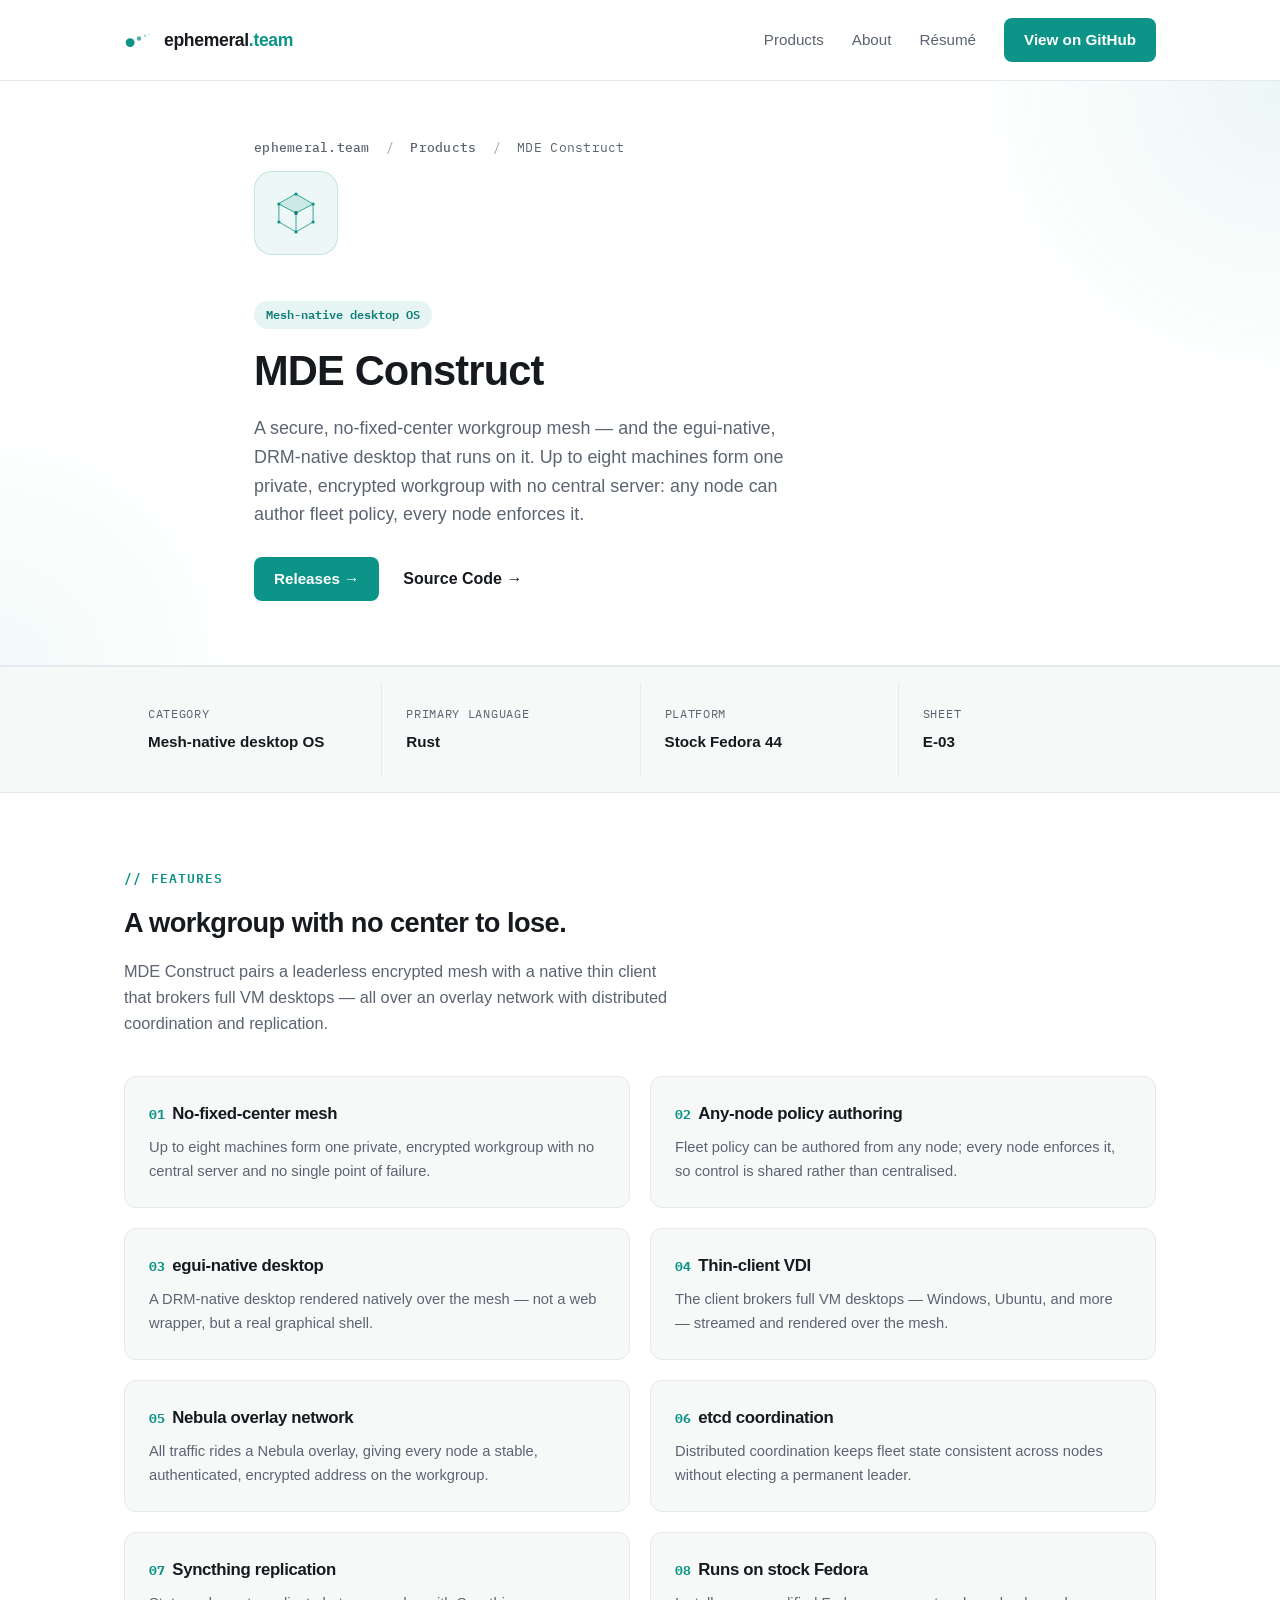
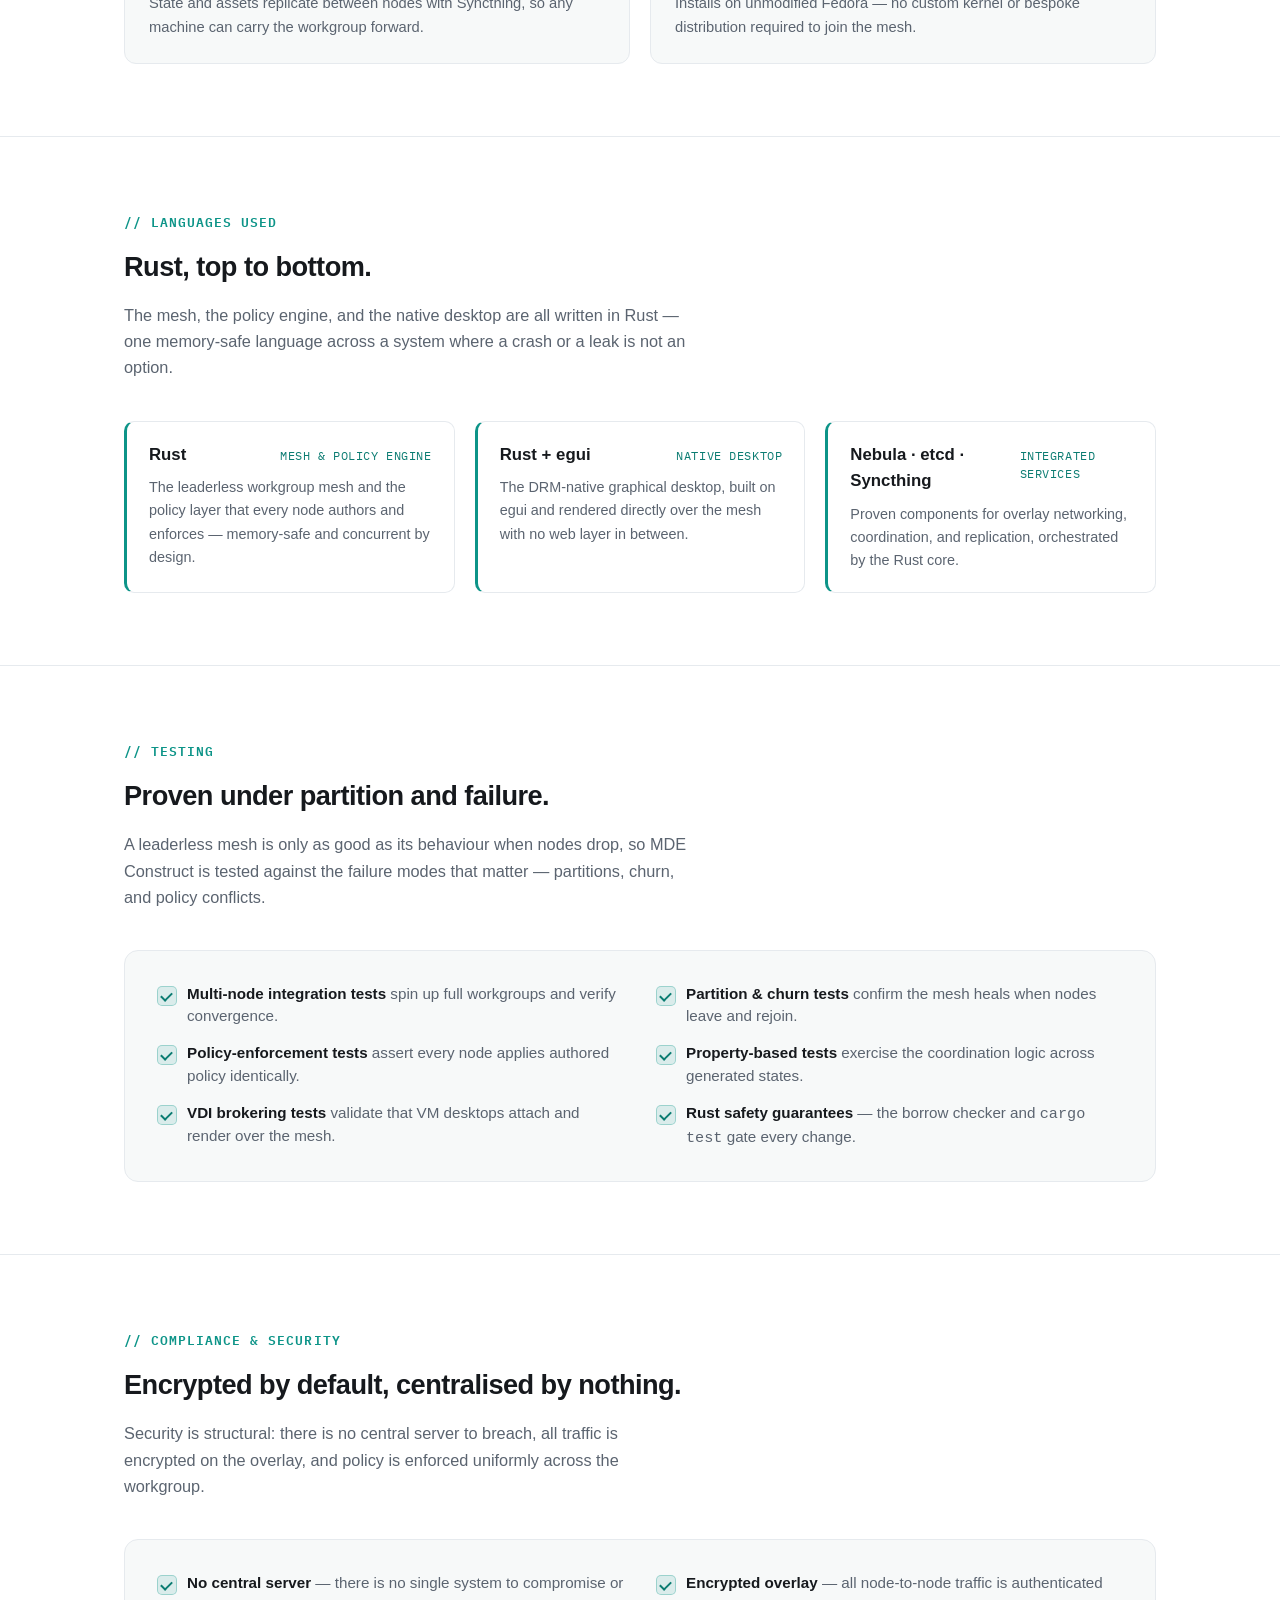
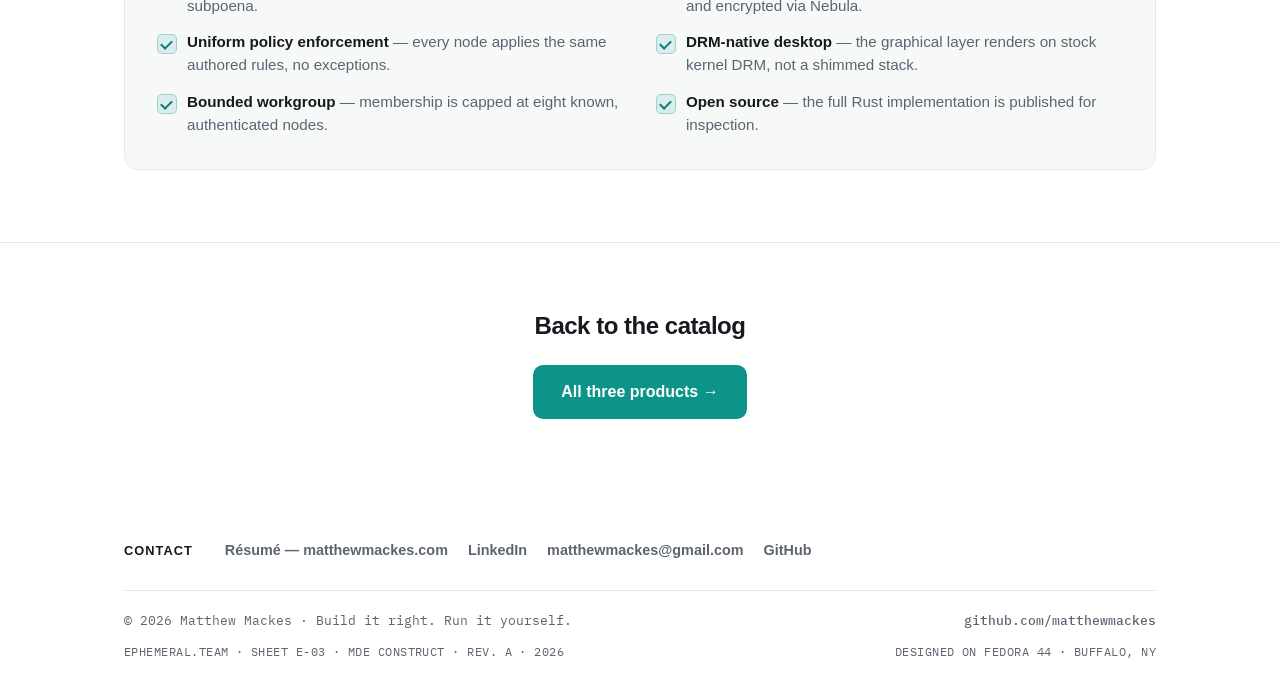
<file: mde-construct.html>
<!DOCTYPE html>
<html lang="en">
<head>
<meta charset="UTF-8">
<meta name="viewport" content="width=device-width, initial-scale=1.0">
<title>MDE Construct — ephemeral.team</title>
<meta name="description" content="MDE Construct — a secure, no-fixed-center encrypted workgroup mesh and egui-native, DRM-native thin-client VDI desktop for stock Fedora. Features, languages, testing, and compliance.">
<meta name="theme-color" content="#ffffff">
<link rel="canonical" href="https://ephemeral.team/mde-construct.html">
<link rel="icon" href="data:image/svg+xml,<svg xmlns='http://www.w3.org/2000/svg' viewBox='0 0 32 32'><rect width='32' height='32' rx='6' fill='%23ffffff' stroke='%23e6eaee' stroke-width='2'/><text x='16' y='23' font-family='monospace' font-size='17' font-weight='700' text-anchor='middle' fill='%230d9488'>//</text></svg>">
<meta property="og:type" content="article">
<meta property="og:site_name" content="ephemeral.team">
<meta property="og:title" content="MDE Construct — ephemeral.team">
<meta property="og:description" content="A secure, no-fixed-center encrypted workgroup mesh and egui-native, DRM-native thin-client VDI desktop for stock Fedora.">
<meta property="og:url" content="https://ephemeral.team/mde-construct.html">
<meta property="og:image" content="https://ephemeral.team/og-card.png">
<meta name="twitter:card" content="summary_large_image">
<meta name="twitter:image" content="https://ephemeral.team/og-card.png">
<link rel="preconnect" href="https://fonts.googleapis.com">
<link rel="preconnect" href="https://fonts.gstatic.com" crossorigin>
<link href="https://fonts.googleapis.com/css2?family=IBM+Plex+Mono:wght@400;500;600&display=swap" rel="stylesheet">
<link rel="stylesheet" href="style.css">
<script type="application/ld+json">
{
  "@context": "https://schema.org",
  "@type": "SoftwareSourceCode",
  "@id": "https://ephemeral.team/#magic-mesh",
  "name": "MDE Construct",
  "description": "A secure, no-fixed-center encrypted workgroup mesh and egui-native, DRM-native thin-client VDI desktop for stock Fedora — up to eight nodes, no central server.",
  "url": "https://ephemeral.team/mde-construct.html",
  "codeRepository": "https://github.com/matthewmackes/magic-mesh",
  "programmingLanguage": "Rust",
  "operatingSystem": "Linux (Fedora 44)",
  "author": { "@id": "https://ephemeral.team/#org" }
}
</script>
</head>
<body>
<a class="skip-link" href="#main">Skip to content</a>
<header class="site-header">
  <div class="wrap">
    <a class="logo" href="index.html" style="text-decoration:none"><svg class="logo-mark" viewBox="0 0 44 26" fill="none" aria-hidden="true"><circle cx="9" cy="17" r="6.5" fill="currentColor"/><circle cx="22" cy="11" r="3.25" fill="currentColor" opacity="0.72"/><circle cx="31" cy="7" r="1.6" fill="currentColor" opacity="0.5"/><circle cx="37" cy="4.6" r="1" fill="currentColor" opacity="0.32"/></svg><span class="logo-word">ephemeral<span class="accent">.team</span></span></a>
    <nav>
      <a href="index.html#products">Products</a>
      <a href="index.html#about">About</a>
      <a href="https://matthewmackes.com/" rel="me">R&eacute;sum&eacute;</a>
      <a class="btn-cta" href="https://github.com/matthewmackes/magic-mesh" target="_blank" rel="noopener">View on GitHub</a>
    </nav>
  </div>
</header>

<main id="main">
  <section class="subhero">
    <div class="wrap subhero-inner">
      <p class="breadcrumb">
        <a href="index.html">ephemeral.team</a>
        <span class="sep">/</span>
        <a href="index.html#products">Products</a>
        <span class="sep">/</span>
        MDE Construct
      </p>
      <div class="card-emblem" aria-hidden="true">
        <svg viewBox="0 0 120 120" fill="none" xmlns="http://www.w3.org/2000/svg">
          <polygon points="60,18 98,40 60,60 22,40" fill="#0d9488" fill-opacity="0.14"/>
          <g stroke="#0d9488" stroke-width="1.8" stroke-linejoin="round" stroke-linecap="round">
            <path d="M60 18 L98 40 L98 80 L60 102 L22 80 L22 40 Z"/>
            <path d="M60 60 L22 40 M60 60 L98 40 M60 60 L60 102"/>
          </g>
          <g fill="#0d9488">
            <circle cx="60" cy="18" r="3.6"/>
            <circle cx="98" cy="40" r="3.6"/>
            <circle cx="98" cy="80" r="3.6"/>
            <circle cx="60" cy="102" r="3.6"/>
            <circle cx="22" cy="80" r="3.6"/>
            <circle cx="22" cy="40" r="3.6"/>
            <circle cx="60" cy="60" r="4.2" fill="#0b7c72"/>
          </g>
        </svg>
      </div>
      <span class="tag">Mesh-native desktop OS</span>
      <h1>MDE Construct</h1>
      <p class="lede">
        A secure, no-fixed-center workgroup mesh &mdash; and the egui-native,
        DRM-native desktop that runs on it. Up to eight machines form one
        private, encrypted workgroup with no central server: any node can
        author fleet policy, every node enforces it.
      </p>
      <div class="subhero-actions">
        <a class="btn-cta" href="https://github.com/matthewmackes/magic-mesh/releases" target="_blank" rel="noopener">Releases &rarr;</a>
        <a class="btn-text" href="https://github.com/matthewmackes/magic-mesh" target="_blank" rel="noopener">Source Code &rarr;</a>
      </div>
    </div>
  </section>

  <section class="spec-strip" aria-label="Project specifications">
    <div class="wrap">
      <dl class="spec-grid">
        <div class="spec-item"><dt>Category</dt><dd>Mesh-native desktop OS</dd></div>
        <div class="spec-item"><dt>Primary language</dt><dd>Rust</dd></div>
        <div class="spec-item"><dt>Platform</dt><dd>Stock Fedora&nbsp;44</dd></div>
        <div class="spec-item"><dt>Sheet</dt><dd>E-03</dd></div>
      </dl>
    </div>
  </section>

  <section class="subsection">
    <div class="wrap">
      <span class="eyebrow">Features</span>
      <h2>A workgroup with no center to lose.</h2>
      <p class="section-lede">
        MDE Construct pairs a leaderless encrypted mesh with a native thin
        client that brokers full VM desktops &mdash; all over an overlay
        network with distributed coordination and replication.
      </p>
      <div class="feature-grid">
        <div class="feature">
          <h3><span class="idx">01</span>No-fixed-center mesh</h3>
          <p>Up to eight machines form one private, encrypted workgroup with no central server and no single point of failure.</p>
        </div>
        <div class="feature">
          <h3><span class="idx">02</span>Any-node policy authoring</h3>
          <p>Fleet policy can be authored from any node; every node enforces it, so control is shared rather than centralised.</p>
        </div>
        <div class="feature">
          <h3><span class="idx">03</span>egui-native desktop</h3>
          <p>A DRM-native desktop rendered natively over the mesh &mdash; not a web wrapper, but a real graphical shell.</p>
        </div>
        <div class="feature">
          <h3><span class="idx">04</span>Thin-client VDI</h3>
          <p>The client brokers full VM desktops &mdash; Windows, Ubuntu, and more &mdash; streamed and rendered over the mesh.</p>
        </div>
        <div class="feature">
          <h3><span class="idx">05</span>Nebula overlay network</h3>
          <p>All traffic rides a Nebula overlay, giving every node a stable, authenticated, encrypted address on the workgroup.</p>
        </div>
        <div class="feature">
          <h3><span class="idx">06</span>etcd coordination</h3>
          <p>Distributed coordination keeps fleet state consistent across nodes without electing a permanent leader.</p>
        </div>
        <div class="feature">
          <h3><span class="idx">07</span>Syncthing replication</h3>
          <p>State and assets replicate between nodes with Syncthing, so any machine can carry the workgroup forward.</p>
        </div>
        <div class="feature">
          <h3><span class="idx">08</span>Runs on stock Fedora</h3>
          <p>Installs on unmodified Fedora &mdash; no custom kernel or bespoke distribution required to join the mesh.</p>
        </div>
      </div>
    </div>
  </section>

  <section class="subsection">
    <div class="wrap">
      <span class="eyebrow">Languages used</span>
      <h2>Rust, top to bottom.</h2>
      <p class="section-lede">
        The mesh, the policy engine, and the native desktop are all written in
        Rust &mdash; one memory-safe language across a system where a crash or
        a leak is not an option.
      </p>
      <div class="lang-list">
        <div class="lang">
          <div class="lang-name"><strong>Rust</strong><span class="lang-role">Mesh &amp; policy engine</span></div>
          <p>The leaderless workgroup mesh and the policy layer that every node authors and enforces &mdash; memory-safe and concurrent by design.</p>
        </div>
        <div class="lang">
          <div class="lang-name"><strong>Rust + egui</strong><span class="lang-role">Native desktop</span></div>
          <p>The DRM-native graphical desktop, built on egui and rendered directly over the mesh with no web layer in between.</p>
        </div>
        <div class="lang">
          <div class="lang-name"><strong>Nebula &middot; etcd &middot; Syncthing</strong><span class="lang-role">Integrated services</span></div>
          <p>Proven components for overlay networking, coordination, and replication, orchestrated by the Rust core.</p>
        </div>
      </div>
    </div>
  </section>

  <section class="subsection">
    <div class="wrap">
      <span class="eyebrow">Testing</span>
      <h2>Proven under partition and failure.</h2>
      <p class="section-lede">
        A leaderless mesh is only as good as its behaviour when nodes drop, so
        MDE Construct is tested against the failure modes that matter &mdash;
        partitions, churn, and policy conflicts.
      </p>
      <div class="panel">
        <ul class="checklist">
          <li><strong>Multi-node integration tests</strong> spin up full workgroups and verify convergence.</li>
          <li><strong>Partition &amp; churn tests</strong> confirm the mesh heals when nodes leave and rejoin.</li>
          <li><strong>Policy-enforcement tests</strong> assert every node applies authored policy identically.</li>
          <li><strong>Property-based tests</strong> exercise the coordination logic across generated states.</li>
          <li><strong>VDI brokering tests</strong> validate that VM desktops attach and render over the mesh.</li>
          <li><strong>Rust safety guarantees</strong> &mdash; the borrow checker and <code>cargo test</code> gate every change.</li>
        </ul>
      </div>
    </div>
  </section>

  <section class="subsection">
    <div class="wrap">
      <span class="eyebrow">Compliance &amp; security</span>
      <h2>Encrypted by default, centralised by nothing.</h2>
      <p class="section-lede">
        Security is structural: there is no central server to breach, all
        traffic is encrypted on the overlay, and policy is enforced uniformly
        across the workgroup.
      </p>
      <div class="panel">
        <ul class="checklist">
          <li><strong>No central server</strong> &mdash; there is no single system to compromise or subpoena.</li>
          <li><strong>Encrypted overlay</strong> &mdash; all node-to-node traffic is authenticated and encrypted via Nebula.</li>
          <li><strong>Uniform policy enforcement</strong> &mdash; every node applies the same authored rules, no exceptions.</li>
          <li><strong>DRM-native desktop</strong> &mdash; the graphical layer renders on stock kernel DRM, not a shimmed stack.</li>
          <li><strong>Bounded workgroup</strong> &mdash; membership is capped at eight known, authenticated nodes.</li>
          <li><strong>Open source</strong> &mdash; the full Rust implementation is published for inspection.</li>
        </ul>
      </div>
    </div>
  </section>

  <section class="subpage-cta">
    <h2>Back to the catalog</h2>
    <a class="btn-cta btn-lg" href="index.html#products">All three products &rarr;</a>
  </section>
</main>

<footer class="site-footer">
  <div class="wrap">
    <div class="footer-contact">
      <span class="footer-heading">Contact</span>
      <div class="footer-links">
        <a href="https://matthewmackes.com" target="_blank" rel="me noopener">R&eacute;sum&eacute; &mdash; matthewmackes.com</a>
        <a href="https://www.linkedin.com/in/matthewmackes/" target="_blank" rel="noopener">LinkedIn</a>
        <a href="mailto:matthewmackes@gmail.com">matthewmackes@gmail.com</a>
        <a href="https://github.com/matthewmackes" target="_blank" rel="noopener">GitHub</a>
      </div>
    </div>
    <div class="footer-bottom">
      <span>&copy; 2026 Matthew Mackes &middot; Build it right. Run it yourself.</span>
      <a href="https://github.com/matthewmackes" target="_blank" rel="noopener">github.com/matthewmackes</a>
    </div>
    <div class="footer-register">
      <span>EPHEMERAL.TEAM &middot; SHEET E-03 &middot; MDE CONSTRUCT &middot; REV. A &middot; 2026</span>
      <span>DESIGNED ON FEDORA 44 &middot; BUFFALO, NY</span>
    </div>
  </div>
</footer>
</body>
</html>
</file>
<file: style.css>
:root {
  --bg: #ffffff;
  --bg-alt: #f7f9f9;
  --text: #16191d;
  --text-dim: #5b6470;
  --border: #e6eaee;
  --accent: #0d9488;
  --accent-dark: #0b7c72;
  /* Brand palette — brand sheet v1.0 */
  --ink: #16191d;
  --teal: #0d9488;
  --teal-bright: #2dd4bf;
  --slate: #5b6a6e;
  --mist: #eef3f2;
  --white: #ffffff;
  --sans: -apple-system, BlinkMacSystemFont, "Segoe UI", Roboto, "Helvetica Neue", Arial, sans-serif;
  --mono: "IBM Plex Mono", ui-monospace, SFMono-Regular, Menlo, Consolas, monospace;
}

* {
  box-sizing: border-box;
}

html {
  scroll-behavior: smooth;
}

/* Offset in-page anchor jumps for the sticky header */
section[id] {
  scroll-margin-top: 72px;
}

body {
  margin: 0;
  background: var(--bg);
  color: var(--text);
  font-family: var(--sans);
  line-height: 1.6;
  -webkit-font-smoothing: antialiased;
}

.wrap {
  max-width: 1080px;
  margin: 0 auto;
  padding: 0 24px;
}

a {
  color: var(--accent);
  text-decoration: none;
}

a:hover {
  color: var(--accent-dark);
}

/* Keyboard focus — visible accent ring on every interactive element */

:focus-visible {
  outline: 2px solid var(--accent);
  outline-offset: 3px;
  border-radius: 4px;
}

/* Skip link — hidden until focused */

.skip-link {
  position: absolute;
  left: 16px;
  top: -64px;
  z-index: 20;
  background: var(--accent);
  color: #ffffff;
  font-weight: 600;
  font-size: 0.9rem;
  padding: 10px 18px;
  border-radius: 8px;
  transition: top 0.15s ease;
}

.skip-link:focus {
  top: 16px;
  color: #ffffff;
}

h1, h2, h3 {
  font-weight: 700;
  letter-spacing: -0.02em;
  margin: 0;
}

.eyebrow {
  display: inline-block;
  color: var(--accent);
  font-family: var(--mono);
  font-weight: 600;
  font-size: 0.8rem;
  text-transform: uppercase;
  letter-spacing: 0.08em;
  margin-bottom: 12px;
}

.eyebrow::before {
  content: "// ";
  content: "// " / "";
}

/* Header */

.site-header {
  position: sticky;
  top: 0;
  background: rgba(255, 255, 255, 0.92);
  backdrop-filter: blur(8px);
  border-bottom: 1px solid var(--border);
  z-index: 10;
}

.site-header .wrap {
  display: flex;
  align-items: center;
  justify-content: space-between;
  padding-top: 18px;
  padding-bottom: 18px;
}

.logo {
  display: inline-flex;
  align-items: center;
  gap: 10px;
  font-size: 1.1rem;
  font-weight: 700;
  letter-spacing: -0.02em;
  color: var(--text);
}

.logo .accent {
  color: var(--accent);
}

/* The dissolve — inline mark: the dot of .team, evaporating up a diagonal */
.logo-mark {
  width: 30px;
  height: auto;
  flex-shrink: 0;
  color: var(--accent);
  overflow: visible;
}

nav {
  display: flex;
  align-items: center;
  gap: 28px;
}

nav a:not(.btn-cta) {
  color: var(--text-dim);
  font-weight: 500;
  font-size: 0.95rem;
}

nav a:not(.btn-cta):hover {
  color: var(--text);
}

/* Buttons */

.btn-cta {
  display: inline-block;
  background: var(--accent);
  color: #ffffff;
  font-weight: 600;
  font-size: 0.95rem;
  padding: 10px 20px;
  border-radius: 8px;
  transition: background 0.15s ease;
}

.btn-cta:hover {
  background: var(--accent-dark);
  color: #ffffff;
}

.btn-cta:active {
  transform: translateY(1px);
}

.btn-lg {
  padding: 14px 28px;
  font-size: 1rem;
  border-radius: 10px;
}

.btn-text {
  font-weight: 600;
  color: var(--text);
}

.btn-text:hover {
  color: var(--accent);
}

/* Hero — the banner */

.hero {
  position: relative;
  overflow: hidden;
  background:
    radial-gradient(480px circle at 100% 0%, rgba(13, 148, 136, 0.08), transparent 60%),
    radial-gradient(480px circle at 0% 100%, rgba(13, 148, 136, 0.06), transparent 60%);
  border-bottom: 1px solid var(--border);
}

.hero-grid {
  display: grid;
  grid-template-columns: 1.15fr 0.85fr;
  align-items: center;
  gap: 56px;
  padding: 104px 24px 96px;
}

.hero-copy {
  max-width: 620px;
}

.hero h1 {
  font-size: 3rem;
  line-height: 1.15;
  margin-bottom: 24px;
}

.lede {
  color: var(--text-dim);
  font-size: 1.15rem;
  max-width: 56ch;
  margin: 0 0 36px;
}

.hero-actions {
  display: flex;
  align-items: center;
  gap: 28px;
}

/* Hero mark — the dissolve on ink (teal-bright on ink, per brand rules) */

.hero-mark {
  position: relative;
  background: var(--ink);
  border: 1px solid rgba(45, 212, 191, 0.18);
  border-radius: 20px;
  padding: 40px 36px 32px;
  box-shadow: 0 24px 60px rgba(16, 25, 29, 0.22);
}

.dissolve {
  display: block;
  width: 100%;
  height: auto;
  overflow: visible;
}

/* The mark itself — always rendered, never restyled */
.dissolve .d-core { fill: var(--teal-bright); }
.dissolve .d-hole { fill: var(--ink); }
.dissolve .d-particle { fill: var(--teal-bright); }

/* Evaporating ghosts — motion only; each drifts up the diagonal and fades */
.dissolve .ghost {
  fill: var(--teal-bright);
  transform-box: fill-box;
  transform-origin: center;
  opacity: 0;
  animation: evaporate 3.4s cubic-bezier(0.4, 0, 0.5, 1) infinite;
}
.dissolve .ghost.g2 { animation-delay: 1.13s; }
.dissolve .ghost.g3 { animation-delay: 2.26s; }

@keyframes evaporate {
  0%   { transform: translate(0, 0) scale(1);   opacity: 0; }
  12%  { opacity: 0.85; }
  100% { transform: translate(78px, -70px) scale(0.12); opacity: 0; }
}

.mark-tagline {
  margin: 24px 0 0;
  color: var(--mist);
  font-size: 0.98rem;
  line-height: 1.5;
  letter-spacing: -0.01em;
}

.mark-tagline span {
  color: var(--teal-bright);
}

/* Products */

.products {
  padding: 96px 0;
}

.products h2 {
  font-size: 2rem;
  max-width: 40ch;
  margin: 0 0 56px;
}

.card-grid {
  display: grid;
  grid-template-columns: repeat(3, 1fr);
  gap: 24px;
}

.card {
  background: var(--bg-alt);
  border: 1px solid var(--border);
  border-radius: 14px;
  padding: 32px;
  box-shadow: 0 1px 2px rgba(16, 24, 32, 0.04);
  display: flex;
  flex-direction: column;
  scroll-margin-top: 88px;
  transition: transform 0.2s ease, box-shadow 0.2s ease, border-color 0.2s ease;
}

.card:hover {
  transform: translateY(-3px);
  border-color: rgba(13, 148, 136, 0.35);
  box-shadow: 0 10px 28px rgba(16, 24, 32, 0.08);
}

.card-featured {
  border-color: rgba(13, 148, 136, 0.25);
}

.card-emblem {
  width: 84px;
  height: 84px;
  display: flex;
  align-items: center;
  justify-content: center;
  background: rgba(13, 148, 136, 0.08);
  border: 1px solid rgba(13, 148, 136, 0.18);
  border-radius: 18px;
  margin-bottom: 22px;
}

.card-emblem svg {
  width: 54px;
  height: 54px;
  display: block;
}

.card .tag {
  display: inline-block;
  align-self: flex-start;
  background: rgba(13, 148, 136, 0.1);
  color: var(--accent-dark);
  font-family: var(--mono);
  font-size: 0.75rem;
  font-weight: 600;
  border-radius: 999px;
  padding: 4px 12px;
  margin-bottom: 16px;
}

.card h3 {
  font-size: 1.2rem;
  margin-bottom: 12px;
}

.card p {
  color: var(--text-dim);
  font-size: 0.95rem;
  margin: 0 0 20px;
  flex-grow: 1;
}

.card-links {
  display: flex;
  flex-wrap: wrap;
  gap: 6px 20px;
}

.card-link {
  font-weight: 600;
  font-size: 0.9rem;
}

.card-meta {
  color: var(--text-dim);
  font-family: var(--mono);
  font-size: 0.72rem;
  text-transform: uppercase;
  letter-spacing: 0.04em;
  margin-top: 16px;
  padding-top: 14px;
  border-top: 1px solid var(--border);
}

.studio-note {
  margin: 28px 0 0;
  color: var(--text-dim);
  font-size: 0.9rem;
}

/* About */

.about {
  background: var(--bg-alt);
  border-top: 1px solid var(--border);
  border-bottom: 1px solid var(--border);
}

.about-inner {
  padding: 88px 24px;
  max-width: 640px;
  text-align: center;
  margin: 0 auto;
}

.about h2 {
  font-size: 1.8rem;
  margin-bottom: 20px;
}

.about p {
  color: var(--text-dim);
  font-size: 1.05rem;
  margin: 0;
}

.about .about-founder {
  margin-top: 20px;
  font-size: 0.95rem;
}

/* Footer */

.site-footer .wrap {
  padding: 56px 24px 32px;
}

.footer-contact {
  display: flex;
  flex-wrap: wrap;
  align-items: baseline;
  gap: 20px 32px;
  padding-bottom: 28px;
  border-bottom: 1px solid var(--border);
  margin-bottom: 20px;
}

.footer-heading {
  font-family: var(--sans);
  font-weight: 700;
  font-size: 0.8rem;
  text-transform: uppercase;
  letter-spacing: 0.08em;
  color: var(--text);
}

.footer-links {
  display: flex;
  flex-wrap: wrap;
  gap: 20px;
}

.footer-links a {
  color: var(--text-dim);
  font-weight: 600;
  font-size: 0.9rem;
}

.footer-links a:hover {
  color: var(--accent);
}

.footer-bottom {
  display: flex;
  justify-content: space-between;
  color: var(--text-dim);
  font-family: var(--mono);
  font-size: 0.8rem;
}

.footer-bottom a {
  color: var(--text-dim);
  font-weight: 500;
}

.footer-bottom a:hover {
  color: var(--accent);
}

.footer-register {
  display: flex;
  justify-content: space-between;
  flex-wrap: wrap;
  gap: 4px 16px;
  margin-top: 12px;
  color: var(--text-dim);
  font-family: var(--mono);
  font-size: 0.72rem;
  letter-spacing: 0.04em;
}

@media (max-width: 600px) {
  .footer-contact {
    flex-direction: column;
    gap: 12px;
  }
  .footer-links {
    gap: 12px 20px;
  }
}

@media (max-width: 860px) {
  .card-grid {
    grid-template-columns: 1fr;
  }
  .hero-grid {
    grid-template-columns: 1fr;
    gap: 40px;
    padding: 80px 24px 72px;
  }
  .hero-mark {
    max-width: 420px;
  }
}

@media (max-width: 600px) {
  nav {
    gap: 16px;
  }
  nav a:not(.btn-cta) {
    display: none;
  }
  .hero-grid {
    padding: 64px 24px 56px;
    gap: 32px;
  }
  .hero h1 {
    font-size: 2.2rem;
  }
  .hero-actions {
    flex-direction: column;
    align-items: flex-start;
    gap: 16px;
  }
  .hero-mark {
    padding: 32px 28px 26px;
  }
  .footer-bottom {
    flex-direction: column;
    gap: 8px;
  }
  .footer-register {
    flex-direction: column;
    gap: 4px;
  }
}

/* Card detail link — sits beside the existing card links */

.card-detail {
  font-family: var(--mono);
  font-weight: 600;
  font-size: 0.9rem;
  color: var(--accent-dark);
}

/* ======================================================================
   Product subpages (mackescode.html / map2.html / mde-construct.html)
   ====================================================================== */

/* Breadcrumb */

.breadcrumb {
  font-family: var(--mono);
  font-size: 0.8rem;
  color: var(--text-dim);
  letter-spacing: 0.02em;
}

.breadcrumb a {
  color: var(--text-dim);
  font-weight: 500;
}

.breadcrumb a:hover {
  color: var(--accent);
}

.breadcrumb .sep {
  margin: 0 8px;
  opacity: 0.6;
}

/* Subpage hero */

.subhero {
  background:
    radial-gradient(520px circle at 100% 0%, rgba(13, 148, 136, 0.08), transparent 60%),
    radial-gradient(420px circle at 0% 100%, rgba(13, 148, 136, 0.05), transparent 60%);
  border-bottom: 1px solid var(--border);
}

.subhero-inner {
  padding: 44px 24px 64px;
  max-width: 820px;
}

.subhero .tag {
  display: inline-block;
  background: rgba(13, 148, 136, 0.1);
  color: var(--accent-dark);
  font-family: var(--mono);
  font-size: 0.75rem;
  font-weight: 600;
  border-radius: 999px;
  padding: 4px 12px;
  margin: 24px 0 18px;
}

.subhero h1 {
  font-size: 2.6rem;
  line-height: 1.15;
  margin-bottom: 20px;
}

.subhero .lede {
  font-size: 1.12rem;
  margin-bottom: 28px;
}

.subhero-actions {
  display: flex;
  flex-wrap: wrap;
  align-items: center;
  gap: 16px 24px;
}

/* Spec strip — key/value metadata under the hero */

.spec-strip {
  border-top: 1px solid var(--border);
  border-bottom: 1px solid var(--border);
  background: var(--bg-alt);
}

.spec-grid {
  display: grid;
  grid-template-columns: repeat(4, 1fr);
  gap: 1px;
  background: var(--border);
}

.spec-item {
  background: var(--bg-alt);
  padding: 22px 24px;
}

.spec-item dt {
  font-family: var(--mono);
  font-size: 0.72rem;
  text-transform: uppercase;
  letter-spacing: 0.06em;
  color: var(--text-dim);
  margin-bottom: 6px;
}

.spec-item dd {
  margin: 0;
  font-weight: 600;
  font-size: 0.95rem;
  color: var(--text);
}

/* Section scaffolding on subpages */

.subsection {
  padding: 72px 0;
  border-bottom: 1px solid var(--border);
}

.subsection:last-of-type {
  border-bottom: none;
}

.subsection h2 {
  font-size: 1.7rem;
  margin-bottom: 14px;
}

.subsection > .wrap > .section-lede {
  color: var(--text-dim);
  font-size: 1.02rem;
  max-width: 62ch;
  margin: 0 0 40px;
}

/* Feature grid */

.feature-grid {
  display: grid;
  grid-template-columns: repeat(2, 1fr);
  gap: 20px;
}

.feature {
  background: var(--bg-alt);
  border: 1px solid var(--border);
  border-radius: 12px;
  padding: 24px;
  transition: transform 0.2s ease, box-shadow 0.2s ease, border-color 0.2s ease;
}

.feature:hover {
  transform: translateY(-2px);
  border-color: rgba(13, 148, 136, 0.35);
  box-shadow: 0 8px 22px rgba(16, 24, 32, 0.07);
}

.feature h3 {
  font-size: 1.05rem;
  margin-bottom: 8px;
}

.feature h3 .idx {
  font-family: var(--mono);
  font-size: 0.8rem;
  color: var(--accent);
  margin-right: 8px;
}

.feature p {
  color: var(--text-dim);
  font-size: 0.92rem;
  margin: 0;
}

/* Languages */

.lang-list {
  display: grid;
  grid-template-columns: repeat(auto-fit, minmax(240px, 1fr));
  gap: 20px;
}

.lang {
  border: 1px solid var(--border);
  border-left: 3px solid var(--accent);
  border-radius: 10px;
  padding: 20px 22px;
  background: var(--bg);
}

.lang .lang-name {
  display: flex;
  align-items: baseline;
  justify-content: space-between;
  gap: 12px;
  margin-bottom: 8px;
}

.lang .lang-name strong {
  font-size: 1.05rem;
}

.lang .lang-role {
  font-family: var(--mono);
  font-size: 0.72rem;
  text-transform: uppercase;
  letter-spacing: 0.05em;
  color: var(--accent-dark);
}

.lang p {
  color: var(--text-dim);
  font-size: 0.9rem;
  margin: 0;
}

/* Checklist — used by Testing & Compliance */

.checklist {
  list-style: none;
  padding: 0;
  margin: 0;
  display: grid;
  grid-template-columns: repeat(2, 1fr);
  gap: 14px 32px;
}

.checklist li {
  position: relative;
  padding-left: 30px;
  color: var(--text-dim);
  font-size: 0.95rem;
  line-height: 1.5;
}

.checklist li::before {
  content: "";
  position: absolute;
  left: 0;
  top: 3px;
  width: 18px;
  height: 18px;
  border-radius: 5px;
  background: rgba(13, 148, 136, 0.12);
  border: 1px solid rgba(13, 148, 136, 0.3);
}

.checklist li::after {
  content: "";
  position: absolute;
  left: 6px;
  top: 7px;
  width: 5px;
  height: 9px;
  border: solid var(--accent-dark);
  border-width: 0 2px 2px 0;
  transform: rotate(45deg);
}

.checklist li strong {
  color: var(--text);
  font-weight: 600;
}

/* Compliance-flavoured checklist uses the same marks on an alt panel */

.panel {
  background: var(--bg-alt);
  border: 1px solid var(--border);
  border-radius: 14px;
  padding: 32px;
}

/* Back-to-catalog CTA above the footer */

.subpage-cta {
  text-align: center;
  padding: 64px 24px;
}

.subpage-cta h2 {
  font-size: 1.5rem;
  margin-bottom: 20px;
}

@media (max-width: 860px) {
  .spec-grid {
    grid-template-columns: repeat(2, 1fr);
  }
  .feature-grid {
    grid-template-columns: 1fr;
  }
  .checklist {
    grid-template-columns: 1fr;
  }
}

@media (max-width: 600px) {
  .subhero h1 {
    font-size: 2rem;
  }
  .spec-grid {
    grid-template-columns: 1fr;
  }
}

/* Respect reduced-motion: no scroll animation, transitions, or hover lift */

@media (prefers-reduced-motion: reduce) {
  html {
    scroll-behavior: auto;
  }
  *,
  *::before,
  *::after {
    transition-duration: 0.01ms !important;
    animation-duration: 0.01ms !important;
    animation-iteration-count: 1 !important;
  }
  .card:hover,
  .feature:hover,
  .btn-cta:active {
    transform: none;
  }
  /* Freeze the dissolve to its static three-particle mark */
  .dissolve .ghost {
    display: none;
  }
}
</file>
